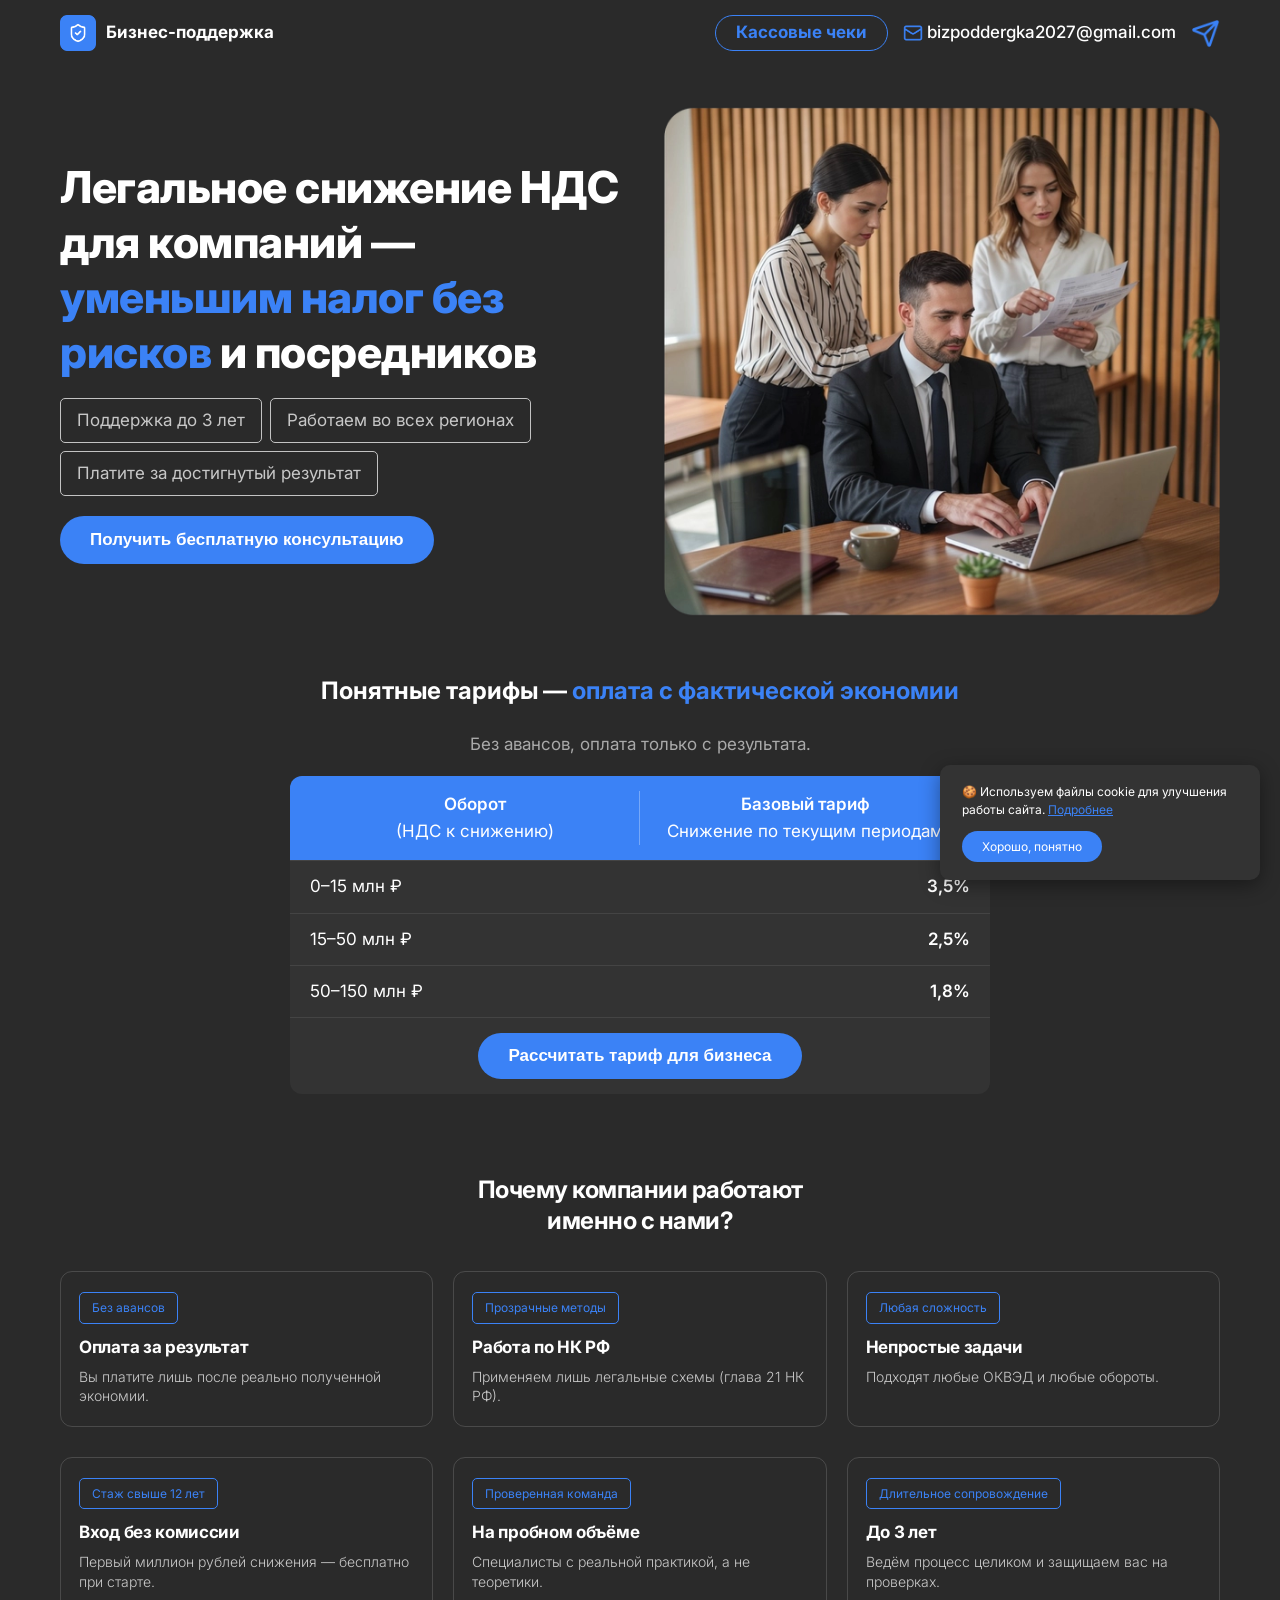
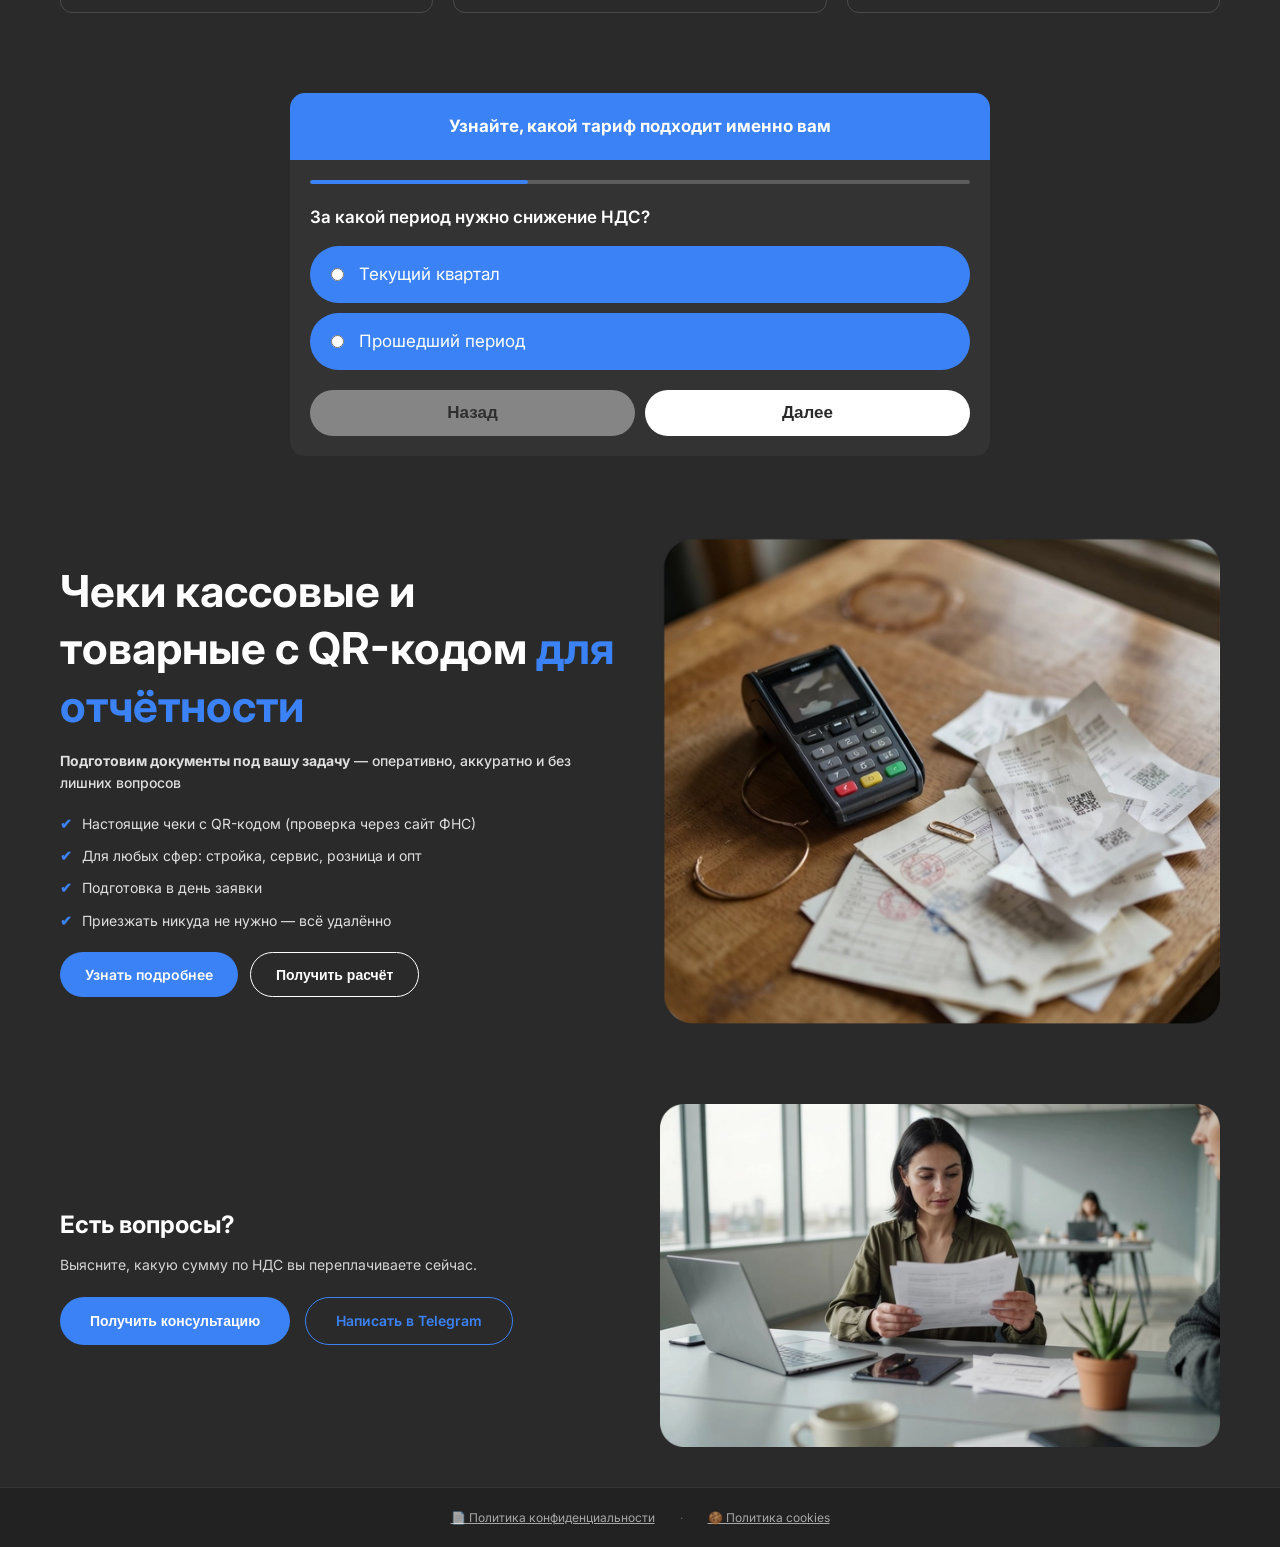
<file: index.html>
<!DOCTYPE html>
<html lang="ru">
<head>
    <meta charset="UTF-8">
    <meta name="viewport" content="width=device-width, initial-scale=1.0, viewport-fit=cover">
    <title>Законная оптимизация НДС для бизнеса — снизим налог без риска и посредников</title>
    <meta name="description" content="Получите бесплатный гайд «НДС 2026: что ФНС проверяет в первую очередь». Гарантия до 3 лет. Работаем по всей России. Оплата по факту результата">
    <link rel="icon" type="image/png" sizes="32x32" href="images/logo_ikonka.png">
    <link rel="preconnect" href="https://fonts.googleapis.com">
    <link rel="preconnect" href="https://fonts.gstatic.com" crossorigin="anonymous">
    <link href="https://fonts.googleapis.com/css2?family=Inter:wght@300;400;500;600;700;800&display=swap" rel="stylesheet">
    <style>
        :root {
            --fs-xs: 12px;
            --fs-sm: 14px;
            --fs-md: 17px;
            --fs-lg: 24px;
            --fs-xl: 44px;
        }

        @media (max-width: 959px) {
            :root { --fs-xl: 40px; }
        }

        @media (max-width: 639px) {
            :root {
                --fs-xs: 11px;
                --fs-sm: 13px;
                --fs-md: 15px;
                --fs-lg: 20px;
                --fs-xl: 36px;
            }
        }

        @media (max-width: 479px) {
            :root { --fs-xl: 34px; }
        }

        * { margin: 0; padding: 0; box-sizing: border-box; }

        /* ГЛОБАЛЬНО: overflow-x на html+body, отключение авто-текст-сайза в iOS */
        html, body {
            overflow-x: hidden;
            width: 100%;
            -webkit-text-size-adjust: 100%;
            text-size-adjust: 100%;
        }

        body {
            font-family: 'Inter', Arial, sans-serif;
            background: #2a2a2a;
            color: #ffffff;
            line-height: 1.6;
        }

        .container {
            max-width: 1200px;
            margin: 0 auto;
            padding: 0 20px;
        }

        /* ============ HEADER ============ */
        .header {
            padding: 15px 0;
            background: #2a2a2a;
            position: relative;
            z-index: 100;
        }

        .header-inner {
            display: flex;
            align-items: center;
            justify-content: space-between;
            flex-wrap: wrap;
            gap: 15px;
        }

        .header-logo {
            display: flex;
            align-items: center;
            gap: 10px;
            font-size: var(--fs-md);
            font-weight: 700;
            color: #ffffff;
            text-decoration: none;
            min-width: 0;
            flex-shrink: 0;
        }

        .header-logo img { width: 36px; height: 36px; flex-shrink: 0; }
        .header-logo span { white-space: nowrap; }

        .header-right {
            display: flex;
            align-items: center;
            gap: 15px;
            min-width: 0;
        }

        .header-cheques {
            display: inline-flex;
            align-items: center;
            justify-content: center;
            padding: 0 20px;
            height: 36px;
            border: 1px solid #3b82f6;
            border-radius: 50px;
            background: transparent;
            color: #3b82f6;
            font-size: var(--fs-md);
            font-weight: 700;
            text-decoration: none;
            transition: all 0.3s ease;
            white-space: nowrap;
            flex-shrink: 0;
        }

        .header-cheques:hover { background: #3b82f6; color: #fff; }

        .header-email {
            display: flex;
            align-items: center;
            gap: 4px;
            color: #ffffff;
            font-size: var(--fs-md);
            font-weight: 500;
            text-decoration: none;
            transition: opacity 0.3s ease;
            min-width: 0;
        }

        .header-email span {
            overflow-wrap: anywhere;
            word-break: break-word;
            min-width: 0;
        }

        .header-email:hover { opacity: 0.7; }
        .header-email img { width: 20px; height: 20px; flex-shrink: 0; }

        .header-telegram {
            display: inline-flex;
            align-items: center;
            justify-content: center;
            width: 29px;
            height: 29px;
            transition: transform 0.3s ease;
            flex-shrink: 0;
        }

        .header-telegram:hover { transform: scale(1.1); }
        .header-telegram img { width: 100%; height: 100%; }

        /* ============ HERO ============ */
        .hero {
            min-height: auto;
            display: flex;
            align-items: center;
            padding: 40px 0 25px;
            position: relative;
        }

        .hero-inner {
            display: grid;
            grid-template-columns: 1fr 1fr;
            gap: 30px;
            align-items: center;
            width: 100%;
        }

        .hero-content { max-width: 100%; min-width: 0; }

        .hero-title {
            font-size: var(--fs-xl);
            font-weight: 800;
            line-height: 1.25;
            letter-spacing: -0.5px;
            margin-bottom: 18px;
        }

        .hero-title span { color: #3b82f6; }

        .hero-badges {
            display: flex;
            flex-wrap: wrap;
            gap: 8px;
            margin-bottom: 20px;
        }

        .hero-badge {
            display: inline-flex;
            align-items: center;
            justify-content: center;
            padding: 8px 16px;
            border: 1px solid #c3c3c3;
            border-radius: 5px;
            font-size: var(--fs-md);
            color: rgba(255, 255, 255, 0.74);
            text-align: center;
        }

        /* Кнопки: авто-высота и перенос текста */
        .hero-cta {
            display: inline-flex;
            align-items: center;
            justify-content: center;
            padding: 12px 30px;
            min-height: 48px;
            height: auto;
            background: #3b82f6;
            border: none;
            border-radius: 50px;
            color: #ffffff;
            font-size: var(--fs-md);
            font-weight: 600;
            text-decoration: none;
            cursor: pointer;
            transition: all 0.3s ease;
            line-height: 1.3;
            text-align: center;
            white-space: normal;
        }

        .hero-cta:hover { background: #2563eb; transform: translateY(-2px); }

        .hero-image {
            display: flex;
            justify-content: center;
            align-items: center;
            width: 100%;
            max-width: 100%;
            min-width: 0;
            overflow: hidden;
        }
        .hero-image img {
            max-width: 100%;
            width: 100%;
            height: auto;
            border-radius: 12px;
            display: block;
        }

        /* ============ PRICING ============ */
        .pricing { padding: 30px 0 40px; background: #2a2a2a; }

        .pricing-subtitle {
            text-align: center;
            font-size: var(--fs-lg);
            font-weight: 700;
            margin-bottom: 20px;
        }

        .pricing-subtitle span { color: #3b82f6; }

        .pricing-table {
            max-width: 700px;
            margin: 0 auto;
            background: #333;
            border-radius: 12px;
            overflow: hidden;
        }

        .pricing-header {
            display: grid;
            grid-template-columns: 1fr 1fr;
            background: #3b82f6;
            padding: 15px 20px;
            font-size: var(--fs-md);
            font-weight: 600;
            text-align: center;
        }

        .pricing-header > div:first-child {
            border-right: 1px solid rgba(255,255,255,0.3);
        }

        .pricing-row {
            display: grid;
            grid-template-columns: 1fr 1fr;
            padding: 12px 20px;
            border-top: 1px solid #444;
            font-size: var(--fs-md);
        }

        .pricing-row-value { text-align: right; font-weight: 600; }

        .pricing-footer {
            padding: 15px 20px;
            border-top: 1px solid #444;
            text-align: center;
        }

        .pricing-btn {
            display: inline-flex;
            align-items: center;
            justify-content: center;
            padding: 12px 30px;
            min-height: 45px;
            height: auto;
            background: #3b82f6;
            border: none;
            border-radius: 30px;
            color: #ffffff;
            font-size: var(--fs-md);
            font-weight: 600;
            text-decoration: none;
            cursor: pointer;
            transition: background 0.3s ease;
            line-height: 1.3;
            white-space: normal;
            text-align: center;
        }

        .pricing-btn:hover { background: #2563eb; }

        /* ============ WHY US ============ */
        .why-us { padding: 40px 0; }

        .why-us-title {
            font-size: var(--fs-lg);
            font-weight: 700;
            letter-spacing: -0.5px;
            margin-bottom: 35px;
            text-align: center;
            line-height: 1.3;
        }

        .why-us-grid {
            display: grid;
            grid-template-columns: repeat(3, 1fr);
            gap: 30px 20px;
        }

        .why-us-card {
            text-align: left;
            border: 1px solid rgba(255,255,255,0.15);
            border-radius: 12px;
            padding: 20px 18px;
            transition: border-color 0.3s ease;
        }

        .why-us-card:hover { border-color: #3b82f6; }

        .why-us-badge {
            display: inline-flex;
            align-items: center;
            justify-content: center;
            padding: 5px 12px;
            border: 1px solid #3b82f6;
            border-radius: 5px;
            font-size: var(--fs-xs);
            color: #3b82f6;
            margin-bottom: 10px;
        }

        .why-us-card-title {
            font-size: var(--fs-md);
            font-weight: 700;
            letter-spacing: -0.3px;
            margin-bottom: 6px;
        }

        .why-us-card-text {
            font-size: var(--fs-sm);
            font-weight: 300;
            line-height: 1.4;
            color: rgba(255,255,255,0.75);
        }

        /* ============ CHEQUES ============ */
        .cheques { padding: 40px 0; }

        .cheques-inner {
            display: grid;
            grid-template-columns: 1fr 1fr;
            gap: 40px;
            align-items: center;
        }

        .cheques-content { min-width: 0; }

        .cheques-content h2 {
            font-size: var(--fs-xl);
            font-weight: 700;
            line-height: 1.3;
            margin-bottom: 15px;
        }

        .cheques-content h2 span { color: #3b82f6; }

        .cheques-subtitle {
            font-size: var(--fs-sm);
            font-weight: 500;
            margin-bottom: 18px;
            color: rgba(255,255,255,0.85);
        }

        .cheques-list {
            list-style: none;
            display: flex;
            flex-direction: column;
            gap: 10px;
            margin-bottom: 20px;
        }

        .cheques-list li {
            display: flex;
            align-items: flex-start;
            gap: 10px;
            font-size: var(--fs-sm);
            color: rgba(255,255,255,0.85);
        }

        .cheques-list li::before {
            content: '✔';
            color: #3b82f6;
            font-weight: 700;
            flex-shrink: 0;
        }

        .cheques-btns {
            display: flex;
            gap: 12px;
            flex-wrap: wrap;
        }

        .cheques-btn-primary {
            display: inline-flex;
            align-items: center;
            justify-content: center;
            padding: 12px 25px;
            min-height: 45px;
            height: auto;
            background: #3b82f6;
            border: none;
            border-radius: 50px;
            color: #ffffff;
            font-size: var(--fs-sm);
            font-weight: 600;
            text-decoration: none;
            cursor: pointer;
            transition: background 0.3s ease;
            line-height: 1.3;
            white-space: normal;
            text-align: center;
        }

        .cheques-btn-primary:hover { background: #2563eb; }

        .cheques-btn-secondary {
            display: inline-flex;
            align-items: center;
            justify-content: center;
            padding: 12px 25px;
            min-height: 45px;
            height: auto;
            background: transparent;
            border: 1px solid #fff;
            border-radius: 50px;
            color: #ffffff;
            font-size: var(--fs-sm);
            font-weight: 600;
            text-decoration: none;
            cursor: pointer;
            transition: all 0.3s ease;
            line-height: 1.3;
            white-space: normal;
            text-align: center;
        }

        .cheques-btn-secondary:hover { background: rgba(255,255,255,0.1); }

        .cheques-image {
            width: 100%;
            max-width: 100%;
            min-width: 0;
            overflow: hidden;
            display: flex;
            justify-content: center;
        }
        .cheques-image img {
            max-width: 100%;
            width: 100%;
            height: auto;
            border-radius: 12px;
            display: block;
        }

        /* ============ QUIZ ============ */
        .quiz { padding: 40px 0; }

        .quiz-container {
            max-width: 700px;
            margin: 0 auto;
            border-radius: 15px;
            overflow: hidden;
        }

        .quiz-header {
            padding: 20px 25px;
            background: #3b82f6;
            text-align: center;
        }

        .quiz-header-title { font-size: var(--fs-md); font-weight: 700; color: #fff; }

        .quiz-content { padding: 20px; background: #333; }

        .quiz-progress {
            height: 4px;
            background: rgba(255, 255, 255, 0.2);
            border-radius: 2px;
            margin-bottom: 20px;
            overflow: hidden;
        }

        .quiz-progress-bar {
            height: 100%;
            background: #3b82f6;
            border-radius: 2px;
            width: 33%;
            transition: width 0.3s ease;
        }

        .quiz-step { display: none; }
        .quiz-step.active { display: block; }

        .quiz-question { font-size: var(--fs-md); font-weight: 600; margin-bottom: 15px; }

        .quiz-options { display: flex; flex-direction: column; gap: 10px; }

        .quiz-option {
            display: flex;
            align-items: center;
            padding: 14px 20px;
            background: #3b82f6;
            border: 1px solid transparent;
            border-radius: 50px;
            cursor: pointer;
            transition: all 0.3s ease;
        }

        .quiz-option:hover { background: #2563eb; }

        .quiz-option input[type="radio"] { margin-right: 15px; accent-color: #fff; flex-shrink: 0; }

        /* ИСПРАВЛЕНО: раньше был .quiz-option label — такого элемента нет */
        .quiz-option span {
            cursor: pointer;
            flex: 1;
            font-size: var(--fs-md);
            min-width: 0;
        }

        .quiz-nav { display: flex; justify-content: space-between; margin-top: 20px; gap: 10px; }

        .quiz-btn {
            flex: 1;
            display: inline-flex;
            align-items: center;
            justify-content: center;
            padding: 12px 20px;
            min-height: 45px;
            height: auto;
            background: #fff;
            border: none;
            border-radius: 50px;
            color: #2a2a2a;
            font-size: var(--fs-md);
            font-weight: 600;
            cursor: pointer;
            transition: background 0.3s ease;
            line-height: 1.3;
            white-space: normal;
            text-align: center;
        }

        .quiz-btn:hover { background: #f0f0f0; }
        .quiz-btn:disabled { opacity: 0.4; cursor: not-allowed; }

        .quiz-contact-methods { display: flex; gap: 10px; margin-bottom: 12px; }

        .quiz-contact-method {
            flex: 1;
            display: flex;
            align-items: center;
            gap: 8px;
            padding: 12px 18px;
            border: 1px solid #555;
            border-radius: 50px;
            cursor: pointer;
            transition: all 0.3s ease;
            background: #2a2a2a;
            min-width: 0;
        }

        .quiz-contact-method:hover { background: #444; }
        .quiz-contact-method input[type="radio"] { margin-right: 6px; flex-shrink: 0; }
        .quiz-contact-method img { width: 18px; height: 18px; object-fit: contain; flex-shrink: 0; }
        .quiz-contact-method span { min-width: 0; }

        .quiz-input {
            width: 100%;
            padding: 14px 20px;
            background: #2a2a2a;
            border: 1px solid #555;
            border-radius: 50px;
            color: #ffffff;
            font-size: 16px; /* ВАЖНО: 16px — чтобы iOS не зумил при фокусе */
            margin-bottom: 10px;
            font-family: inherit;
        }

        .quiz-input:focus { outline: none; border-color: #3b82f6; }
        .quiz-input::placeholder { color: rgba(255, 255, 255, 0.4); }

        .quiz-submit {
            width: 100%;
            padding: 15px;
            min-height: 48px;
            height: auto;
            background: #3b82f6;
            border: none;
            border-radius: 50px;
            color: #fff;
            font-size: var(--fs-sm);
            font-weight: 600;
            cursor: pointer;
            transition: background 0.3s ease;
            font-family: inherit;
            line-height: 1.3;
            white-space: normal;
        }

        .quiz-submit:hover { background: #2563eb; }
        .quiz-submit:disabled {
            background: #555;
            color: #999;
            cursor: not-allowed;
            opacity: 0.6;
        }

        /* ============ CTA BOTTOM ============ */
        .cta-bottom { padding: 40px 0; }

        .cta-bottom-inner {
            display: grid;
            grid-template-columns: 1fr 1fr;
            gap: 40px;
            align-items: center;
        }

        .cta-bottom-content { min-width: 0; }

        .cta-bottom-content h2 {
            font-size: var(--fs-lg);
            font-weight: 700;
            margin-bottom: 10px;
        }

        .cta-bottom-subtitle {
            font-size: var(--fs-sm);
            color: rgba(255,255,255,0.8);
            margin-bottom: 20px;
        }

        .cta-bottom-btns {
            display: flex;
            gap: 15px;
            flex-wrap: wrap;
        }

        .cta-bottom-image {
            width: 100%;
            max-width: 100%;
            min-width: 0;
            overflow: hidden;
            display: flex;
            justify-content: center;
        }
        .cta-bottom-image img {
            max-width: 100%;
            width: 100%;
            height: auto;
            border-radius: 12px;
            display: block;
        }

        .cta-btn-blue {
            display: inline-flex;
            align-items: center;
            justify-content: center;
            padding: 12px 30px;
            min-height: 48px;
            height: auto;
            background: #3b82f6;
            border: none;
            border-radius: 50px;
            color: #fff;
            font-size: var(--fs-sm);
            font-weight: 600;
            text-decoration: none;
            cursor: pointer;
            transition: all 0.3s ease;
            line-height: 1.3;
            white-space: normal;
            text-align: center;
        }

        .cta-btn-blue:hover { background: #2563eb; transform: translateY(-2px); }

        .cta-btn-outline {
            display: inline-flex;
            align-items: center;
            justify-content: center;
            padding: 12px 30px;
            min-height: 48px;
            height: auto;
            background: transparent;
            border: 1px solid #3b82f6;
            border-radius: 50px;
            color: #3b82f6;
            font-size: var(--fs-sm);
            font-weight: 600;
            text-decoration: none;
            cursor: pointer;
            transition: all 0.3s ease;
            line-height: 1.3;
            white-space: normal;
            text-align: center;
        }

        .cta-btn-outline:hover { background: #3b82f6; color: #fff; }

        /* ============ FOOTER ============ */
        .footer {
            padding: 20px 0;
            background: #222;
            border-top: 1px solid #333;
        }

        .footer-inner {
            display: flex;
            justify-content: center;
            gap: 25px;
            font-size: var(--fs-xs);
            flex-wrap: wrap;
        }

        .footer a {
            color: rgba(255,255,255,0.6);
            text-decoration: underline;
            transition: color 0.3s ease;
        }

        .footer a:hover { color: #3b82f6; }

        /* ============ SCROLL TO TOP ============ */
        .scroll-top {
            position: fixed;
            bottom: 30px;
            right: 30px;
            width: 50px;
            height: 50px;
            background: #3b82f6;
            color: #ffffff;
            border: none;
            border-radius: 50%;
            font-size: var(--fs-lg);
            cursor: pointer;
            display: flex;
            align-items: center;
            justify-content: center;
            box-shadow: 0 4px 15px rgba(59, 130, 246, 0.4);
            opacity: 0;
            visibility: hidden;
            transform: translateY(20px);
            transition: all 0.3s ease;
            z-index: 999;
        }

        .scroll-top.visible {
            opacity: 1;
            visibility: visible;
            transform: translateY(0);
        }

        .scroll-top:hover {
            background: #2563eb;
            transform: translateY(-3px);
            box-shadow: 0 6px 20px rgba(59, 130, 246, 0.6);
        }

        .scroll-top svg {
            width: 22px;
            height: 22px;
            fill: #ffffff;
        }

        /* ============ POPUP ============ */
        .popup {
            display: none;
            position: fixed;
            top: 0;
            left: 0;
            width: 100%;
            height: 100%;
            background: rgba(0,0,0,0.8);
            z-index: 1000;
            align-items: center;
            justify-content: center;
            padding: 15px; /* отступы по краям — чтобы контейнер не касался краёв */
        }

        .popup.active { display: flex; }

        .popup-container {
            background: #ffffff;
            border-radius: 15px;
            max-width: 500px;
            width: 100%;
            padding: 30px;
            position: relative;
            max-height: 90vh; /* ИСПРАВЛЕНО: прокрутка при нехватке места/клавиатуре */
            overflow-y: auto;
            margin: auto;
        }

        .popup-close {
            position: absolute;
            top: 15px;
            right: 15px;
            width: 25px;
            height: 25px;
            background: none;
            border: none;
            cursor: pointer;
            font-size: var(--fs-lg);
            color: #333;
            line-height: 1;
            z-index: 1;
        }

        .popup-title {
            font-size: var(--fs-lg);
            font-weight: 700;
            color: #2a2a2a;
            text-align: center;
            margin-bottom: 20px;
            padding-right: 20px;
        }

        .popup-form { display: flex; flex-direction: column; gap: 12px; }

        /* ИСПРАВЛЕНО: раньше были inline-стили, из-за которых блок не переносился */
        .popup-contact-methods {
            display: flex;
            gap: 10px;
            margin-bottom: 5px;
            flex-wrap: wrap;
        }

        .popup-contact-methods .quiz-contact-method {
            flex: 1 1 calc(50% - 5px);
            min-width: 0;
            background: #f6f6f6;
            border-color: #eee;
            color: #000;
        }

        .popup-contact-methods .quiz-contact-method:hover { background: #ededed; }

        .popup-contact-methods .quiz-contact-method span {
            overflow: hidden;
            text-overflow: ellipsis;
            white-space: nowrap;
        }

        .popup-input {
            padding: 14px 20px;
            border: 1px solid #eee;
            border-radius: 7px;
            background: #f6f6f6;
            color: #000;
            font-size: 16px; /* ВАЖНО: iOS не зумит */
            font-family: inherit;
            width: 100%;
        }

        .popup-input::placeholder { color: rgba(0, 0, 0, 0.5); }

        .popup-checkbox {
            display: flex;
            align-items: flex-start;
            gap: 10px;
            font-size: var(--fs-xs);
            color: #666;
        }

        .popup-checkbox input { margin-top: 2px; flex-shrink: 0; }

        .popup-submit {
            padding: 15px;
            min-height: 48px;
            height: auto;
            background: #3b82f6;
            border: none;
            border-radius: 50px;
            color: #fff;
            font-size: var(--fs-sm);
            font-weight: 600;
            cursor: pointer;
            transition: background 0.3s ease;
            font-family: inherit;
            margin-top: 10px;
            line-height: 1.3;
            white-space: normal;
        }

        .popup-submit:hover { background: #2563eb; }
        .popup-submit:disabled {
            background: #999;
            color: #ccc;
            cursor: not-allowed;
            opacity: 0.7;
        }

        /* Статус отправки формы (без рамок — только фон и цвет) */
        .form-status {
            display: none;
            margin-top: 10px;
            padding: 10px 14px;
            border-radius: 8px;
            font-size: var(--fs-sm);
            line-height: 1.45;
        }
        .form-status.ok, .form-status.err { display: block; }
        .quiz .form-status.ok { background: rgba(34, 197, 94, 0.15); color: #4ade80; }
        .quiz .form-status.err { background: rgba(239, 68, 68, 0.15); color: #f87171; }
        .popup .form-status.ok { background: #e8f8ee; color: #147a43; }
        .popup .form-status.err { background: #fdecec; color: #b3261e; }
        .form-honey { display: none; }

        /* ============ COOKIE BANNER ============ */
        .cookie-banner {
            position: fixed;
            bottom: 20px;
            right: 20px;
            background: #333;
            border-radius: 10px;
            padding: 18px 22px;
            max-width: 320px;
            width: calc(100% - 40px);
            box-shadow: 0 5px 20px rgba(0,0,0,0.4);
            z-index: 500;
            font-size: var(--fs-xs);
            line-height: 1.5;
        }

        .cookie-banner.hidden { display: none; }

        .cookie-banner a { color: #3b82f6; }

        .cookie-banner-btn {
            margin-top: 12px;
            padding: 8px 20px;
            background: #3b82f6;
            border: none;
            border-radius: 20px;
            color: #fff;
            font-size: var(--fs-xs);
            cursor: pointer;
            font-family: inherit;
        }

        /* ============ MOBILE FLOATING PANEL ============ */
        .mobile-panel {
            display: none;
            position: fixed;
            bottom: 0;
            left: 0;
            right: 0;
            background: #2a2a2a;
            border-top: 1px solid #3b82f6;
            padding: 12px 15px;
            padding-bottom: calc(12px + env(safe-area-inset-bottom));
            z-index: 998;
            gap: 10px;
            box-shadow: 0 -4px 20px rgba(0,0,0,0.3);
        }

        .mobile-panel-btn {
            flex: 1;
            display: flex;
            align-items: center;
            justify-content: center;
            min-height: 48px;
            padding: 10px;
            border-radius: 50px;
            font-size: var(--fs-sm);
            font-weight: 600;
            text-decoration: none;
            cursor: pointer;
            transition: all 0.3s ease;
            border: none;
            font-family: inherit;
            line-height: 1.2;
        }

        .mobile-panel-btn-primary {
            background: #3b82f6;
            color: #fff;
        }

        .mobile-panel-btn-primary:hover { background: #2563eb; }

        .mobile-panel-btn-secondary {
            background: transparent;
            border: 1px solid #3b82f6;
            color: #3b82f6;
        }

        .mobile-panel-btn-secondary:hover { background: #3b82f6; color: #fff; }

        /* ============ RESPONSIVE ============ */
        @media (max-width: 959px) {
            .hero-inner, .cheques-inner, .cta-bottom-inner { grid-template-columns: 1fr; gap: 20px; }
            .hero-content, .cheques-content, .cta-bottom-content { max-width: 100%; text-align: center; min-width: 0; }
            .hero-badges { justify-content: center; }
            .hero-image { order: -1; margin-bottom: 20px; width: 100%; min-width: 0; }
            .hero-image img { max-width: 100%; width: 100%; }
            .why-us-grid { grid-template-columns: repeat(2, 1fr); gap: 25px; }
            .cheques-image { order: -1; text-align: center; width: 100%; min-width: 0; }
            .cheques-image img { max-width: 100%; width: 100%; }
            .cta-bottom-inner { grid-template-columns: 1fr; text-align: center; }
            .cta-bottom-btns { justify-content: center; }
            .cta-bottom-image { order: -1; text-align: center; margin-bottom: 20px; width: 100%; min-width: 0; }
            .cta-bottom-image img { max-width: 100%; width: 100%; }
            .hero { min-height: auto; padding: 25px 0 15px; }
            .why-us, .cheques, .quiz, .cta-bottom { padding: 30px 0; }
            .pricing { padding: 25px 0 30px; }

            /* ИСПРАВЛЕНО: отступ body под мобильную панель с учётом safe-area */
            body { padding-bottom: calc(90px + env(safe-area-inset-bottom)); }

            .mobile-panel { display: flex; }
            .scroll-top { bottom: 100px; }
            .cookie-banner {
                right: 15px; left: 15px;
                bottom: calc(90px + env(safe-area-inset-bottom));
                max-width: calc(100% - 30px);
                width: auto;
            }

            /* iOS: 16px чтобы не зумило */
            .quiz-input, .popup-input { font-size: 16px; }
        }

        @media (max-width: 639px) {
            .hero-cta { width: 100%; }
            .hero-image img { max-width: 100%; }
            .cheques-image img, .cta-bottom-image img { max-width: 100%; }
            .why-us-grid { grid-template-columns: 1fr; gap: 20px; }

            .header-inner { flex-direction: column; align-items: stretch; gap: 10px; }
            .header-right { width: 100%; flex-wrap: wrap; gap: 10px; justify-content: flex-start; }
            .header-email span { overflow-wrap: anywhere; }

            .pricing-header, .pricing-row { grid-template-columns: 1fr; gap: 5px; }
            .pricing-header > div:first-child { border-right: none; }
            .pricing-row-value { text-align: left; }

            .cheques-btns { flex-direction: column; }
            .cheques-btns a, .cheques-btns button { width: 100%; text-align: center; }

            .quiz-contact-methods { flex-direction: column; }

            .cta-btn-blue, .cta-btn-outline { width: 100%; }
            .pricing-btn { width: 100%; }

            .hero { padding: 20px 0 15px; }
            .why-us, .cheques, .quiz, .cta-bottom { padding: 25px 0; }
            .pricing { padding: 20px 0 25px; }
            .why-us-title { margin-bottom: 25px; }
            .why-us-card { padding: 18px 15px; }
            .popup-container { padding: 20px; }
            .popup-title { margin-bottom: 15px; }
            .cookie-banner {
                right: 10px; left: 10px;
                bottom: calc(85px + env(safe-area-inset-bottom));
                max-width: none;
                width: auto;
            }
        }

        @media (max-width: 479px) {
            .hero-badges { flex-wrap: wrap; justify-content: center; }
            .hero-badge { padding: 6px 12px; font-size: 11px; }
            .hero-image img { max-width: 100%; }
            .cheques-image img, .cta-bottom-image img { max-width: 100%; }
            .container { padding: 0 15px; }

            .hero-cta { padding: 12px 20px; } /* меньше боковые отступы — текст помещается */

            .cookie-banner {
                left: 10px; right: 10px;
                bottom: calc(80px + env(safe-area-inset-bottom));
                max-width: none; width: auto;
                padding: 15px 18px;
            }

            .scroll-top {
                bottom: calc(85px + env(safe-area-inset-bottom));
                right: 15px; width: 44px; height: 44px;
            }
            .scroll-top svg { width: 18px; height: 18px; }

            .header-logo { font-size: 15px; }
            .header-logo img { width: 32px; height: 32px; }
            .header-email { font-size: 13px; }
            .header-email img { width: 18px; height: 18px; }
            .header-telegram { width: 26px; height: 26px; }
            .header-cheques { height: 32px; font-size: 13px; padding: 0 15px; }
            .mobile-panel-btn { min-height: 44px; font-size: 13px; }

            /* Попап: кнопки выбора способа связи в столбик */
            .popup-contact-methods { flex-direction: column; }
            .popup-contact-methods .quiz-contact-method { flex: 1 1 100%; }
        }
    </style>
</head>
<body>
    <!-- ============ HEADER ============ -->
    <header class="header">
        <div class="container">
            <div class="header-inner">
                <a href="index.html" class="header-logo">
                    <img src="images/logo_ikonka.png" alt="Бизнес-поддержка">
                    <span>Бизнес-поддержка</span>
                </a>
                <div class="header-right">
                    <a href="#cheques" class="header-cheques">Кассовые чеки</a>
                    <a href="mailto:bizpoddergka2027@gmail.com" class="header-email">
                        <img src="images/pochta.png" alt="Email">
                        <span>bizpoddergka2027@gmail.com</span>
                    </a>
                    <a href="https://t.me/bizpoddergka_bot" target="_blank" rel="noopener noreferrer" class="header-telegram">
                        <img src="images/telegram.png" alt="Telegram">
                    </a>
                </div>
            </div>
        </div>
    </header>

    <main>
    <!-- ============ HERO ============ -->
    <section class="hero">
        <div class="container">
            <div class="hero-inner">
                <div class="hero-content">
                    <h1 class="hero-title">
                        Легальное снижение НДС для компаний — <span>уменьшим налог без рисков</span> и посредников
                    </h1>
                    <div class="hero-badges">
                        <div class="hero-badge">Поддержка до 3 лет</div>
                        <div class="hero-badge">Работаем во всех регионах</div>
                        <div class="hero-badge">Платите за достигнутый результат</div>
                    </div>
                    <button type="button" class="hero-cta" onclick="openPopup()">Получить бесплатную консультацию</button>
                </div>
                <div class="hero-image">
                    <img src="images/bizpoddergka_1_glavn.webp" alt="Бизнес-поддержка">
                </div>
            </div>
        </div>
    </section>

    <!-- ============ PRICING ============ -->
    <section class="pricing">
        <div class="container">
            <h2 class="pricing-subtitle">Понятные тарифы — <span>оплата с фактической экономии</span></h2>
            <p style="text-align:center;font-size:var(--fs-md);color:rgba(255,255,255,0.6);margin-bottom:18px;">Без авансов, оплата только с результата.</p>
            <div class="pricing-table">
                <div class="pricing-header">
                    <div>Оборот<br><small style="font-weight:400;font-size:var(--fs-md);">(НДС к снижению)</small></div>
                    <div>Базовый тариф<br><small style="font-weight:400;font-size:var(--fs-md);">Снижение по текущим периодам</small></div>
                </div>
                <div class="pricing-row">
                    <div class="pricing-row-title">0–15 млн ₽</div>
                    <div class="pricing-row-value">3,5%</div>
                </div>
                <div class="pricing-row">
                    <div class="pricing-row-title">15–50 млн ₽</div>
                    <div class="pricing-row-value">2,5%</div>
                </div>
                <div class="pricing-row">
                    <div class="pricing-row-title">50–150 млн ₽</div>
                    <div class="pricing-row-value">1,8%</div>
                </div>
                <div class="pricing-footer">
                    <button type="button" class="pricing-btn" onclick="openPopup()">Рассчитать тариф для бизнеса</button>
                </div>
            </div>
        </div>
    </section>

    <!-- ============ WHY US ============ -->
    <section class="why-us">
        <div class="container">
            <h2 class="why-us-title">Почему компании работают<br>именно с нами?</h2>
            <div class="why-us-grid">
                <div class="why-us-card">
                    <div class="why-us-badge">Без авансов</div>
                    <h3 class="why-us-card-title">Оплата за результат</h3>
                    <p class="why-us-card-text">Вы платите лишь после реально полученной экономии.</p>
                </div>
                <div class="why-us-card">
                    <div class="why-us-badge">Прозрачные методы</div>
                    <h3 class="why-us-card-title">Работа по НК РФ</h3>
                    <p class="why-us-card-text">Применяем лишь легальные схемы (глава 21 НК РФ).</p>
                </div>
                <div class="why-us-card">
                    <div class="why-us-badge">Любая сложность</div>
                    <h3 class="why-us-card-title">Непростые задачи</h3>
                    <p class="why-us-card-text">Подходят любые ОКВЭД и любые обороты.</p>
                </div>
                <div class="why-us-card">
                    <div class="why-us-badge">Стаж свыше 12 лет</div>
                    <h3 class="why-us-card-title">Вход без комиссии</h3>
                    <p class="why-us-card-text">Первый миллион рублей снижения — бесплатно при старте.</p>
                </div>
                <div class="why-us-card">
                    <div class="why-us-badge">Проверенная команда</div>
                    <h3 class="why-us-card-title">На пробном объёме</h3>
                    <p class="why-us-card-text">Специалисты с реальной практикой, а не теоретики.</p>
                </div>
                <div class="why-us-card">
                    <div class="why-us-badge">Длительное сопровождение</div>
                    <h3 class="why-us-card-title">До 3 лет</h3>
                    <p class="why-us-card-text">Ведём процесс целиком и защищаем вас на проверках.</p>
                </div>
            </div>
        </div>
    </section>

    <!-- ============ QUIZ ============ -->
    <section class="quiz">
        <div class="container">
            <div class="quiz-container">
                <div class="quiz-header">
                    <h2 class="quiz-header-title">Узнайте, какой тариф подходит именно вам</h2>
                </div>
                <div class="quiz-content">
                    <div class="quiz-progress">
                        <div class="quiz-progress-bar" id="quizProgress"></div>
                    </div>

                    <!-- Шаг 1 -->
                    <div class="quiz-step active" id="step1">
                        <h3 class="quiz-question">За какой период нужно снижение НДС?</h3>
                        <div class="quiz-options">
                            <label class="quiz-option"><input type="radio" name="period" value="Текущий квартал"><span>Текущий квартал</span></label>
                            <label class="quiz-option"><input type="radio" name="period" value="Прошедший период"><span>Прошедший период</span></label>
                        </div>
                        <div class="quiz-nav">
                            <button type="button" class="quiz-btn" disabled>Назад</button>
                            <button type="button" class="quiz-btn" onclick="nextStep(1)">Далее</button>
                        </div>
                    </div>

                    <!-- Шаг 2 -->
                    <div class="quiz-step" id="step2">
                        <h3 class="quiz-question">Размер НДС к снижению:</h3>
                        <div class="quiz-options">
                            <label class="quiz-option"><input type="radio" name="amount" value="До 5 млн ₽"><span>До 5 млн ₽</span></label>
                            <label class="quiz-option"><input type="radio" name="amount" value="5-30 млн ₽"><span>5-30 млн ₽</span></label>
                            <label class="quiz-option"><input type="radio" name="amount" value="30-70 млн ₽"><span>30-70 млн ₽</span></label>
                            <label class="quiz-option"><input type="radio" name="amount" value="70-150 млн ₽"><span>70-150 млн ₽</span></label>
                            <label class="quiz-option"><input type="radio" name="amount" value="Более 150 млн ₽"><span>Более 150 млн ₽</span></label>
                        </div>
                        <div class="quiz-nav">
                            <button type="button" class="quiz-btn" onclick="prevStep(2)">Назад</button>
                            <button type="button" class="quiz-btn" onclick="nextStep(2)">Далее</button>
                        </div>
                    </div>

                    <!-- Шаг 3 -->
                    <div class="quiz-step" id="step3">
                        <h3 class="quiz-question">Финальный шаг</h3>
                        <p style="margin-bottom:15px;font-size:var(--fs-sm);color:rgba(255,255,255,0.7);">Выберите способ связи:</p>
                        <div class="quiz-contact-methods">
                            <label class="quiz-contact-method"><input type="radio" name="contact-type" value="phone" checked><img src="images/phone.png" alt="Телефон"><span>Телефон</span></label>
                            <label class="quiz-contact-method"><input type="radio" name="contact-type" value="telegram"><img src="images/telegram.png" alt="Telegram"><span>Telegram</span></label>
                        </div>
                        <input type="text" name="_honey" class="form-honey" tabindex="-1" autocomplete="off" aria-hidden="true">
                        <input type="tel" class="quiz-input" placeholder="+7 (___) ___-__-__" aria-label="Телефон">
                        <input type="email" class="quiz-input" placeholder="Напишите ваш email" aria-label="Email">
                        <label style="display:flex;align-items:flex-start;gap:8px;margin-bottom:12px;font-size:var(--fs-xs);color:rgba(255,255,255,0.6);">
                            <input type="checkbox" id="quizConsent" style="margin-top:2px;">
                            <span>Я согласен с <a href="privacy.html" target="_blank" rel="noopener noreferrer" style="color:#3b82f6;text-decoration:underline;" onclick="event.stopPropagation();">политикой конфиденциальности</a></span>
                        </label>
                        <button type="button" class="quiz-submit" id="quizSubmitBtn" onclick="submitQuiz()" disabled>Узнать расчёт и получить гайд</button>
                        <p class="form-status" id="quizStatus" role="status" aria-live="polite"></p>
                        <div class="quiz-nav" style="margin-top:15px;">
                            <button type="button" class="quiz-btn" onclick="prevStep(3)">Назад</button>
                        </div>
                    </div>
                </div>
            </div>
        </div>
    </section>

    <!-- ============ CHEQUES ============ -->
    <section class="cheques" id="cheques">
        <div class="container">
            <div class="cheques-inner">
                <div class="cheques-content">
                    <h2>Чеки кассовые и товарные с QR-кодом <span>для отчётности</span></h2>
                    <p class="cheques-subtitle"><strong>Подготовим документы под вашу задачу</strong> — оперативно, аккуратно и без лишних вопросов</p>
                    <ul class="cheques-list">
                        <li>Настоящие чеки с QR-кодом (проверка через сайт ФНС)</li>
                        <li>Для любых сфер: стройка, сервис, розница и опт</li>
                        <li>Подготовка в день заявки</li>
                        <li>Приезжать никуда не нужно — всё удалённо</li>
                    </ul>
                    <div class="cheques-btns">
                        <a href="cheque.html" class="cheques-btn-primary">Узнать подробнее</a>
                        <button type="button" class="cheques-btn-secondary" onclick="openPopup()">Получить расчёт</button>
                    </div>
                </div>
                <div class="cheques-image">
                    <img src="images/bizpoddergka_2_cheki.webp" alt="Чеки">
                </div>
            </div>
        </div>
    </section>

    <!-- ============ CTA BOTTOM ============ -->
    <section class="cta-bottom">
        <div class="container">
            <div class="cta-bottom-inner">
                <div class="cta-bottom-content">
                    <h2>Есть вопросы?</h2>
                    <p class="cta-bottom-subtitle">Выясните, какую сумму по НДС вы переплачиваете сейчас.</p>
                    <div class="cta-bottom-btns">
                        <button type="button" class="cta-btn-blue" onclick="openPopup()">Получить консультацию</button>
                        <a href="https://t.me/bizpoddergka_bot" target="_blank" rel="noopener noreferrer" class="cta-btn-outline">Написать в Telegram</a>
                    </div>
                </div>
                <div class="cta-bottom-image">
                    <img src="images/bizpoddergka_3_est_v.webp" alt="Есть вопросы?">
                </div>
            </div>
        </div>
    </section>
    </main>

    <!-- ============ FOOTER ============ -->
    <footer class="footer">
        <div class="container">
            <div class="footer-inner">
                <a href="privacy.html" target="_blank" rel="noopener noreferrer">📄 Политика конфиденциальности</a>
                <span style="color:rgba(255,255,255,0.3);">·</span>
                <a href="cookie.html" target="_blank" rel="noopener noreferrer">🍪 Политика cookies</a>
            </div>
        </div>
    </footer>

    <!-- ============ POPUP ============ -->
    <div class="popup" id="popup" role="dialog" aria-modal="true" aria-labelledby="popupTitle">
        <div class="popup-container">
            <button type="button" class="popup-close" onclick="closePopup()" aria-label="Закрыть">✕</button>
            <h2 class="popup-title" id="popupTitle">Оставьте заявку и мы свяжемся с Вами</h2>
            <form class="popup-form" onsubmit="submitPopup(event)">
                <input type="text" name="_honey" class="form-honey" tabindex="-1" autocomplete="off" aria-hidden="true">
                <div class="popup-contact-methods">
                    <label class="quiz-contact-method">
                        <input type="radio" name="popup-contact" value="phone" checked>
                        <img src="images/phone.png" alt="Телефон">
                        <span>Телефон</span>
                    </label>
                    <label class="quiz-contact-method">
                        <input type="radio" name="popup-contact" value="telegram">
                        <img src="images/telegram.png" alt="Telegram">
                        <span>Telegram</span>
                    </label>
                </div>
                <input type="tel" class="popup-input" placeholder="+7 (___) ___-__-__" aria-label="Телефон">
                <input type="email" class="popup-input" placeholder="Напишите ваш email" aria-label="Email">
                <label class="popup-checkbox">
                    <input type="checkbox" id="popupConsent">
                    <span>Нажимая на кнопку вы соглашаетесь с <a href="privacy.html" target="_blank" rel="noopener noreferrer" style="color:#3b82f6;text-decoration:underline;" onclick="event.stopPropagation();">политикой конфиденциальности</a></span>
                </label>
                <button type="submit" class="popup-submit" id="popupSubmitBtn" disabled>Оставить заявку</button>
                <p class="form-status" id="popupStatus" role="status" aria-live="polite"></p>
            </form>
        </div>
    </div>

    <!-- ============ MOBILE FLOATING PANEL ============ -->
    <div class="mobile-panel">
        <a href="tel:+78001234567" class="mobile-panel-btn mobile-panel-btn-secondary">📞 Позвонить</a>
        <button type="button" class="mobile-panel-btn mobile-panel-btn-primary" onclick="openPopup()">Заявка</button>
    </div>

    <!-- ============ SCROLL TO TOP BUTTON ============ -->
    <button type="button" class="scroll-top" id="scrollTop" aria-label="Наверх" title="Наверх">
        <svg viewBox="0 0 24 24" aria-hidden="true">
            <path d="M12 4l-8 8h5v8h6v-8h5z"/>
        </svg>
    </button>

    <!-- ============ COOKIE BANNER ============ -->
    <div class="cookie-banner" id="cookieBanner" role="alert">
        🍪 Используем файлы cookie для улучшения работы сайта. <a href="cookie.html">Подробнее</a>
        <br>
        <button type="button" class="cookie-banner-btn" onclick="closeCookie()">Хорошо, понятно</button>
    </div>

    <script>
        // Отправка заявок на почту через FormSubmit (AJAX, без сервера)
        const LEAD_EMAIL = 'bizpoddergka2027@gmail.com';
        function leadDigits(v) { return (v || '').replace(/\D/g, ''); }
        function leadEmailOk(v) { return /^[^\s@]+@[^\s@]+\.[^\s@]{2,}$/.test((v || '').trim()); }
        function setLeadStatus(el, kind, text) {
            if (!el) return;
            el.className = 'form-status' + (kind ? ' ' + kind : '');
            el.textContent = text || '';
        }
        async function sendLead(payload) {
            const res = await fetch('https://formsubmit.co/ajax/' + LEAD_EMAIL, {
                method: 'POST',
                headers: { 'Content-Type': 'application/json', 'Accept': 'application/json' },
                body: JSON.stringify(payload)
            });
            if (!res.ok) throw new Error('HTTP ' + res.status);
            const data = await res.json().catch(function () { return {}; });
            if (String(data.success) !== 'true') throw new Error(data.message || 'Ошибка отправки');
            return data;
        }

        // Quiz
        let currentStep = 1;
        function nextStep(s) {
            document.getElementById('step' + s).classList.remove('active');
            document.getElementById('step' + (s + 1)).classList.add('active');
            currentStep = s + 1;
            document.getElementById('quizProgress').style.width = (currentStep / 3 * 100) + '%';
        }
        function prevStep(s) {
            document.getElementById('step' + s).classList.remove('active');
            document.getElementById('step' + (s - 1)).classList.add('active');
            currentStep = s - 1;
            document.getElementById('quizProgress').style.width = (currentStep / 3 * 100) + '%';
        }
        async function submitQuiz() {
            const status = document.getElementById('quizStatus');
            const btn = document.getElementById('quizSubmitBtn');
            const step = document.getElementById('step3');
            const consent = document.getElementById('quizConsent');
            const method = (step.querySelector('input[name="contact-type"]:checked') || {}).value || 'phone';
            const phone = step.querySelector('input[type="tel"]').value.trim();
            const email = step.querySelector('input[type="email"]').value.trim();
            const period = (document.querySelector('input[name="period"]:checked') || {}).value || 'не выбран';
            const amount = (document.querySelector('input[name="amount"]:checked') || {}).value || 'не выбран';
            const honey = (step.querySelector('input[name="_honey"]') || {}).value || '';
            if (leadDigits(phone).length !== 11 && !leadEmailOk(email)) {
                setLeadStatus(status, 'err', 'Укажите телефон полностью (11 цифр) или корректный email.');
                return;
            }
            const oldLabel = btn.textContent;
            btn.disabled = true;
            btn.textContent = 'Отправляем…';
            setLeadStatus(status, '', '');
            try {
                await sendLead({
                    _subject: 'Заявка из квиза — Бизнес-поддержка',
                    _template: 'table',
                    _captcha: 'false',
                    _honey: honey,
                    'Период': period,
                    'Сумма НДС': amount,
                    'Способ связи': method === 'telegram' ? 'Telegram' : 'Телефон',
                    'Телефон': phone || '—',
                    'Email': email || '—',
                    'Страница': 'index.html (квиз)'
                });
                setLeadStatus(status, 'ok', 'Спасибо! Заявка отправлена. Мы свяжемся с вами и отправим гайд.');
                step.querySelector('input[type="tel"]').value = '';
                step.querySelector('input[type="email"]').value = '';
                if (consent) consent.checked = false;
                btn.textContent = 'Отправлено ✓';
                setTimeout(function () { btn.textContent = oldLabel; }, 3000);
            } catch (err) {
                setLeadStatus(status, 'err', 'Не удалось отправить. Проверьте интернет и попробуйте ещё раз или напишите в Telegram.');
                btn.disabled = !consent.checked;
                btn.textContent = oldLabel;
            }
        }

        // Popup
        function openPopup() { document.getElementById('popup').classList.add('active'); }
        function closePopup() { document.getElementById('popup').classList.remove('active'); }
        async function submitPopup(e) {
            e.preventDefault();
            const form = e.target;
            const status = document.getElementById('popupStatus');
            const btn = document.getElementById('popupSubmitBtn');
            const consent = document.getElementById('popupConsent');
            const method = (form.querySelector('input[name="popup-contact"]:checked') || {}).value || 'phone';
            const phone = form.querySelector('input[type="tel"]').value.trim();
            const email = form.querySelector('input[type="email"]').value.trim();
            const honey = (form.querySelector('input[name="_honey"]') || {}).value || '';
            if (leadDigits(phone).length !== 11 && !leadEmailOk(email)) {
                setLeadStatus(status, 'err', 'Укажите телефон полностью (11 цифр) или корректный email.');
                return;
            }
            const oldLabel = btn.textContent;
            btn.disabled = true;
            btn.textContent = 'Отправляем…';
            setLeadStatus(status, '', '');
            try {
                await sendLead({
                    _subject: 'Новая заявка с сайта — Бизнес-поддержка',
                    _template: 'table',
                    _captcha: 'false',
                    _honey: honey,
                    'Способ связи': method === 'telegram' ? 'Telegram' : 'Телефон',
                    'Телефон': phone || '—',
                    'Email': email || '—',
                    'Страница': (location.pathname.split('/').pop() || 'index.html')
                });
                setLeadStatus(status, 'ok', 'Заявка отправлена! Мы свяжемся с вами в ближайшее время.');
                form.reset();
                btn.textContent = 'Отправлено ✓';
                setTimeout(function () {
                    closePopup();
                    btn.textContent = oldLabel;
                    setLeadStatus(status, '', '');
                }, 2600);
            } catch (err) {
                setLeadStatus(status, 'err', 'Не удалось отправить заявку. Проверьте интернет и попробуйте ещё раз или напишите в Telegram.');
                btn.disabled = !consent.checked;
                btn.textContent = oldLabel;
            }
        }
        document.getElementById('popup').addEventListener('click', function (e) {
            if (e.target === this) closePopup();
        });

        // Cookie
        try {
            if (localStorage.getItem('cookieAccepted')) {
                document.getElementById('cookieBanner').classList.add('hidden');
            }
        } catch (e) { /* Safari private mode */ }
        function closeCookie() {
            document.getElementById('cookieBanner').classList.add('hidden');
            try { localStorage.setItem('cookieAccepted', 'true'); } catch (e) {}
        }

        // Consent checkboxes → enable/disable submit buttons
        (function initConsent() {
            const quizCb = document.getElementById('quizConsent');
            const quizBtn = document.getElementById('quizSubmitBtn');
            if (quizCb && quizBtn) {
                quizCb.addEventListener('change', function () {
                    quizBtn.disabled = !this.checked;
                });
            }
            const popupCb = document.getElementById('popupConsent');
            const popupBtn = document.getElementById('popupSubmitBtn');
            if (popupCb && popupBtn) {
                popupCb.addEventListener('change', function () {
                    popupBtn.disabled = !this.checked;
                });
            }
        })();

        // Маска телефона: +7 (___) ___-__-__ (работает и при вставке из буфера)
        (function initPhoneMask() {
            function formatPhone(raw) {
                let digits = raw.replace(/\D/g, '');
                if (!digits) return '';
                if (digits[0] === '8') digits = '7' + digits.slice(1);
                if (digits[0] !== '7') digits = '7' + digits;
                digits = digits.slice(0, 11);
                let result = '+7';
                if (digits.length > 1) result += ' (' + digits.slice(1, 4);
                if (digits.length > 4) result += ') ' + digits.slice(4, 7);
                if (digits.length > 7) result += '-' + digits.slice(7, 9);
                if (digits.length > 9) result += '-' + digits.slice(9, 11);
                return result;
            }
            document.querySelectorAll('input[type="tel"]').forEach(function (input) {
                input.addEventListener('input', function (e) {
                    let raw = e.target.value;
                    if (e.inputType && e.inputType.indexOf('delete') === 0) {
                        raw = raw.replace(/\D+$/, '');
                    }
                    const formatted = formatPhone(raw);
                    if (e.target.value !== formatted) e.target.value = formatted;
                });
            });
        })();

        // Scroll to top
        const scrollTopBtn = document.getElementById('scrollTop');
        window.addEventListener('scroll', () => {
            if (window.scrollY > 300) {
                scrollTopBtn.classList.add('visible');
            } else {
                scrollTopBtn.classList.remove('visible');
            }
        });
        scrollTopBtn.addEventListener('click', () => {
            window.scrollTo({ top: 0, behavior: 'smooth' });
        });
    </script>
</body>
</html>
</file>
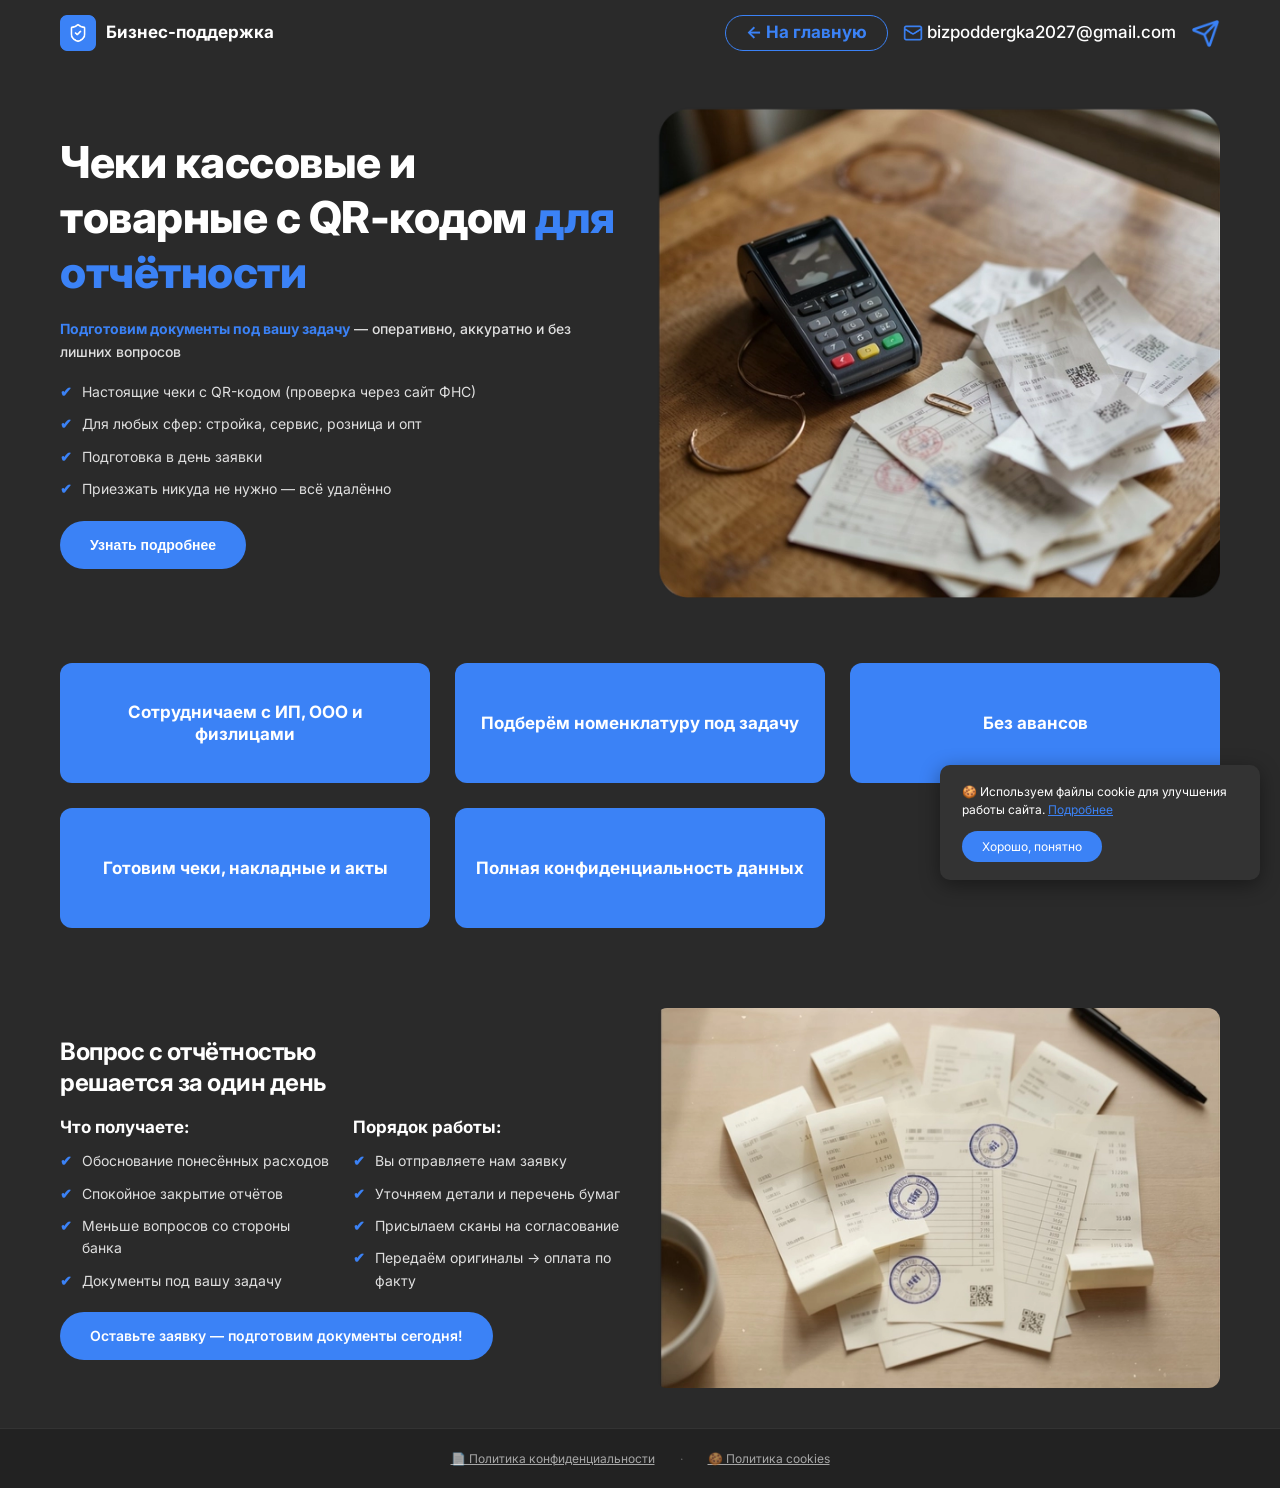
<file: cheque.html>
<!DOCTYPE html>
<html lang="ru">
<head>
    <meta charset="UTF-8">
    <meta name="viewport" content="width=device-width, initial-scale=1.0, viewport-fit=cover">
    <title>Кассовые и товарные чеки с QR для отчётности — Бизнес-поддержка</title>
    <meta name="description" content="Оформим документы под любую задачу — быстро, корректно и без лишних вопросов. Настоящие чеки с QR-кодом, проверка через ФНС.">
    <link rel="icon" type="image/png" sizes="32x32" href="images/logo_ikonka.png">
    <link rel="preconnect" href="https://fonts.googleapis.com">
    <link rel="preconnect" href="https://fonts.gstatic.com" crossorigin="anonymous">
    <link href="https://fonts.googleapis.com/css2?family=Inter:wght@300;400;500;600;700;800&display=swap" rel="stylesheet">
    <style>
        :root {
            --fs-xs: 12px;
            --fs-sm: 14px;
            --fs-md: 17px;
            --fs-lg: 24px;
            --fs-xl: 44px;
        }

        @media (max-width: 959px) {
            :root { --fs-xl: 40px; }
        }

        @media (max-width: 639px) {
            :root {
                --fs-xs: 11px;
                --fs-sm: 13px;
                --fs-md: 15px;
                --fs-lg: 20px;
                --fs-xl: 36px;
            }
        }

        @media (max-width: 479px) {
            :root { --fs-xl: 34px; }
        }

        * { margin: 0; padding: 0; box-sizing: border-box; }

        html, body {
            overflow-x: hidden;
            width: 100%;
            -webkit-text-size-adjust: 100%;
            text-size-adjust: 100%;
        }

        body {
            font-family: 'Inter', Arial, sans-serif;
            background: #2a2a2a;
            color: #ffffff;
            line-height: 1.6;
        }

        .container {
            max-width: 1200px;
            margin: 0 auto;
            padding: 0 20px;
        }

        /* ============ HEADER ============ */
        .header {
            padding: 15px 0;
            background: #2a2a2a;
            position: relative;
            z-index: 100;
        }

        .header-inner {
            display: flex;
            align-items: center;
            justify-content: space-between;
            flex-wrap: wrap;
            gap: 15px;
        }

        .header-logo {
            display: flex;
            align-items: center;
            gap: 10px;
            font-size: var(--fs-md);
            font-weight: 700;
            color: #ffffff;
            text-decoration: none;
            min-width: 0;
            flex-shrink: 0;
        }

        .header-logo img { width: 36px; height: 36px; flex-shrink: 0; }
        .header-logo span { white-space: nowrap; }

        .header-right {
            display: flex;
            align-items: center;
            gap: 15px;
            min-width: 0;
        }

        .header-link {
            display: inline-flex;
            align-items: center;
            justify-content: center;
            padding: 0 20px;
            height: 36px;
            border: 1px solid #3b82f6;
            border-radius: 50px;
            background: transparent;
            color: #3b82f6;
            font-size: var(--fs-md);
            font-weight: 700;
            text-decoration: none;
            transition: all 0.3s ease;
            white-space: nowrap;
            flex-shrink: 0;
        }

        .header-link:hover { background: #3b82f6; color: #fff; }

        .header-email {
            display: flex;
            align-items: center;
            gap: 4px;
            color: #ffffff;
            font-size: var(--fs-md);
            font-weight: 500;
            text-decoration: none;
            transition: opacity 0.3s ease;
            min-width: 0;
        }

        .header-email span {
            overflow-wrap: anywhere;
            word-break: break-word;
            min-width: 0;
        }

        .header-email:hover { opacity: 0.7; }
        .header-email img { width: 20px; height: 20px; flex-shrink: 0; }

        .header-telegram {
            display: inline-flex;
            align-items: center;
            justify-content: center;
            width: 29px;
            height: 29px;
            transition: transform 0.3s ease;
            flex-shrink: 0;
        }

        .header-telegram:hover { transform: scale(1.1); }
        .header-telegram img { width: 100%; height: 100%; }

        /* ============ HERO ============ */
        .hero {
            min-height: auto;
            display: flex;
            align-items: center;
            padding: 40px 0 25px;
            position: relative;
        }

        .hero-inner {
            display: grid;
            grid-template-columns: 1fr 1fr;
            gap: 30px;
            align-items: center;
            width: 100%;
        }

        .hero-content { max-width: 100%; min-width: 0; }

        .hero-title {
            font-size: var(--fs-xl);
            font-weight: 800;
            line-height: 1.25;
            letter-spacing: -0.5px;
            margin-bottom: 18px;
        }

        .hero-title span { color: #3b82f6; }

        .hero-subtitle {
            font-size: var(--fs-sm);
            font-weight: 500;
            margin-bottom: 18px;
            color: rgba(255,255,255,0.85);
        }

        .hero-subtitle strong { color: #3b82f6; font-weight: 700; }

        .hero-checks {
            list-style: none;
            display: flex;
            flex-direction: column;
            gap: 10px;
            margin-bottom: 20px;
        }

        .hero-checks li {
            display: flex;
            align-items: flex-start;
            gap: 10px;
            font-size: var(--fs-sm);
            color: rgba(255,255,255,0.85);
        }

        .hero-checks li::before {
            content: '✔';
            color: #3b82f6;
            font-weight: 700;
            flex-shrink: 0;
        }

        .hero-btn {
            display: inline-flex;
            align-items: center;
            justify-content: center;
            padding: 12px 30px;
            min-height: 48px;
            height: auto;
            background: #3b82f6;
            border: none;
            border-radius: 50px;
            color: #ffffff;
            font-size: var(--fs-sm);
            font-weight: 600;
            text-decoration: none;
            cursor: pointer;
            transition: all 0.3s ease;
            line-height: 1.3;
            white-space: normal;
            text-align: center;
        }

        .hero-btn:hover { background: #2563eb; transform: translateY(-2px); }

        .hero-image {
            display: flex;
            justify-content: center;
            align-items: center;
            width: 100%;
            max-width: 100%;
            min-width: 0;
            overflow: hidden;
        }
        .hero-image img {
            max-width: 100%;
            width: 100%;
            height: auto;
            border-radius: 12px;
            display: block;
        }

        /* ============ CARDS ============ */
        .cards { padding: 40px 0; }

        .cards-grid {
            display: grid;
            grid-template-columns: repeat(3, 1fr);
            gap: 25px;
        }

        .card {
            background: #3b82f6;
            border-radius: 12px;
            padding: 20px 18px;
            display: flex;
            align-items: center;
            justify-content: center;
            text-align: center;
            min-height: 120px;
            transition: transform 0.3s ease, background 0.3s ease;
            min-width: 0;
        }

        .card:hover { transform: translateY(-3px); background: #2563eb; }

        .card-bottom { grid-column: span 1; }

        .card-title {
            font-size: var(--fs-md);
            font-weight: 700;
            color: #ffffff;
            line-height: 1.3;
            overflow-wrap: anywhere;
        }

        /* ============ QUESTION ============ */
        .question { padding: 40px 0; }

        .question-inner {
            display: grid;
            grid-template-columns: 1fr 1fr;
            gap: 30px;
            align-items: center;
        }

        .question-content { min-width: 0; }

        .question-cols {
            display: grid;
            grid-template-columns: 1fr 1fr;
            gap: 20px;
        }

        .question-left, .question-right { min-width: 0; }

        .question-title {
            font-size: var(--fs-lg);
            font-weight: 700;
            letter-spacing: -0.5px;
            margin-bottom: 18px;
            line-height: 1.3;
        }

        .question-subtitle {
            font-size: var(--fs-md);
            font-weight: 700;
            line-height: 1.3;
            margin-bottom: 12px;
        }

        .question-list {
            list-style: none;
            display: flex;
            flex-direction: column;
            gap: 10px;
            margin-bottom: 20px;
        }

        .question-list li {
            display: flex;
            align-items: flex-start;
            gap: 10px;
            font-size: var(--fs-sm);
            color: rgba(255,255,255,0.85);
        }

        .question-list li::before {
            content: '✔';
            color: #3b82f6;
            font-weight: 700;
            flex-shrink: 0;
        }

        .question-cta {
            display: inline-flex;
            align-items: center;
            justify-content: center;
            padding: 12px 30px;
            min-height: 48px;
            height: auto;
            background: #3b82f6;
            border: none;
            border-radius: 50px;
            color: #ffffff;
            font-size: var(--fs-sm);
            font-weight: 600;
            text-decoration: none;
            cursor: pointer;
            transition: all 0.3s ease;
            line-height: 1.3;
            white-space: normal;
            text-align: center;
        }

        .question-cta:hover { background: #2563eb; transform: translateY(-2px); }

        .question-image {
            display: flex;
            justify-content: center;
            align-items: center;
            width: 100%;
            max-width: 100%;
            min-width: 0;
            overflow: hidden;
        }

        .question-image img {
            max-width: 100%;
            width: 100%;
            height: 380px;
            max-height: 380px;
            object-fit: cover;
            border-radius: 12px;
            display: block;
        }

        /* ============ FOOTER ============ */
        .footer {
            padding: 20px 0;
            background: #222;
            border-top: 1px solid #333;
        }

        .footer-inner {
            display: flex;
            justify-content: center;
            gap: 25px;
            font-size: var(--fs-xs);
            flex-wrap: wrap;
        }

        .footer a {
            color: rgba(255,255,255,0.6);
            text-decoration: underline;
            transition: color 0.3s ease;
        }

        .footer a:hover { color: #3b82f6; }

        /* ============ SCROLL TO TOP ============ */
        .scroll-top {
            position: fixed;
            bottom: 30px;
            right: 30px;
            width: 50px;
            height: 50px;
            background: #3b82f6;
            color: #ffffff;
            border: none;
            border-radius: 50%;
            font-size: var(--fs-lg);
            cursor: pointer;
            display: flex;
            align-items: center;
            justify-content: center;
            box-shadow: 0 4px 15px rgba(59, 130, 246, 0.4);
            opacity: 0;
            visibility: hidden;
            transform: translateY(20px);
            transition: all 0.3s ease;
            z-index: 999;
        }

        .scroll-top.visible {
            opacity: 1;
            visibility: visible;
            transform: translateY(0);
        }

        .scroll-top:hover {
            background: #2563eb;
            transform: translateY(-3px);
            box-shadow: 0 6px 20px rgba(59, 130, 246, 0.6);
        }

        .scroll-top svg {
            width: 22px;
            height: 22px;
            fill: #ffffff;
        }

        /* ============ POPUP ============ */
        .popup {
            display: none;
            position: fixed;
            top: 0;
            left: 0;
            width: 100%;
            height: 100%;
            background: rgba(0,0,0,0.8);
            z-index: 1000;
            align-items: center;
            justify-content: center;
            padding: 15px;
        }

        .popup.active { display: flex; }

        .popup-container {
            background: #ffffff;
            border-radius: 15px;
            max-width: 500px;
            width: 100%;
            padding: 30px;
            position: relative;
            max-height: 90vh;
            overflow-y: auto;
            margin: auto;
        }

        .popup-close {
            position: absolute;
            top: 15px;
            right: 15px;
            width: 25px;
            height: 25px;
            background: none;
            border: none;
            cursor: pointer;
            font-size: var(--fs-lg);
            color: #333;
            line-height: 1;
            z-index: 1;
        }

        .popup-title {
            font-size: var(--fs-lg);
            font-weight: 700;
            color: #2a2a2a;
            text-align: center;
            margin-bottom: 20px;
            padding-right: 20px;
        }

        .popup-form { display: flex; flex-direction: column; gap: 12px; }

        .popup-contact-methods {
            display: flex;
            gap: 10px;
            margin-bottom: 5px;
            flex-wrap: wrap;
        }

        .popup-contact-method {
            flex: 1 1 calc(50% - 5px);
            min-width: 0;
            display: flex;
            align-items: center;
            gap: 8px;
            padding: 12px 18px;
            border: 1px solid #eee;
            border-radius: 50px;
            cursor: pointer;
            transition: all 0.3s ease;
            background: #f6f6f6;
            font-size: var(--fs-sm);
            color: #2a2a2a;
        }

        .popup-contact-method:hover { background: #e8e8e8; }
        .popup-contact-method input[type="radio"] { margin-right: 6px; accent-color: #3b82f6; flex-shrink: 0; }
        .popup-contact-method img { width: 18px; height: 18px; object-fit: contain; flex-shrink: 0; }
        .popup-contact-method span {
            overflow: hidden;
            text-overflow: ellipsis;
            white-space: nowrap;
        }

        .popup-input {
            padding: 14px 20px;
            border: 1px solid #eee;
            border-radius: 7px;
            background: #f6f6f6;
            color: #000;
            font-size: 16px;
            font-family: inherit;
            width: 100%;
        }

        .popup-input::placeholder { color: rgba(0, 0, 0, 0.5); }
        .popup-input:focus { outline: none; border-color: #3b82f6; }

        .popup-checkbox {
            display: flex;
            align-items: flex-start;
            gap: 10px;
            font-size: var(--fs-xs);
            color: #666;
        }

        .popup-checkbox input { margin-top: 2px; flex-shrink: 0; }
        .popup-checkbox a { color: #3b82f6; text-decoration: underline; }

        .popup-submit {
            padding: 15px;
            min-height: 48px;
            height: auto;
            background: #3b82f6;
            border: none;
            border-radius: 50px;
            color: #fff;
            font-size: var(--fs-sm);
            font-weight: 600;
            cursor: pointer;
            transition: background 0.3s ease;
            font-family: inherit;
            margin-top: 10px;
            line-height: 1.3;
            white-space: normal;
        }

        .popup-submit:hover { background: #2563eb; }
        .popup-submit:disabled {
            background: #999;
            color: #ccc;
            cursor: not-allowed;
            opacity: 0.7;
        }

        /* Статус отправки формы (без рамок — только фон и цвет) */
        .form-status {
            display: none;
            margin-top: 10px;
            padding: 10px 14px;
            border-radius: 8px;
            font-size: var(--fs-sm);
            line-height: 1.45;
        }
        .form-status.ok, .form-status.err { display: block; }
        .popup .form-status.ok { background: #e8f8ee; color: #147a43; }
        .popup .form-status.err { background: #fdecec; color: #b3261e; }
        .form-honey { display: none; }

        /* ============ COOKIE BANNER ============ */
        .cookie-banner {
            position: fixed;
            bottom: 20px;
            right: 20px;
            background: #333;
            border-radius: 10px;
            padding: 18px 22px;
            max-width: 320px;
            width: calc(100% - 40px);
            box-shadow: 0 5px 20px rgba(0,0,0,0.4);
            z-index: 500;
            font-size: var(--fs-xs);
            line-height: 1.5;
        }

        .cookie-banner.hidden { display: none; }

        .cookie-banner a { color: #3b82f6; }

        .cookie-banner-btn {
            margin-top: 12px;
            padding: 8px 20px;
            background: #3b82f6;
            border: none;
            border-radius: 20px;
            color: #fff;
            font-size: var(--fs-xs);
            cursor: pointer;
            font-family: inherit;
        }

        /* ============ MOBILE FLOATING PANEL ============ */
        .mobile-panel {
            display: none;
            position: fixed;
            bottom: 0;
            left: 0;
            right: 0;
            background: #2a2a2a;
            border-top: 1px solid #3b82f6;
            padding: 12px 15px;
            padding-bottom: calc(12px + env(safe-area-inset-bottom));
            z-index: 998;
            gap: 10px;
            box-shadow: 0 -4px 20px rgba(0,0,0,0.3);
        }

        .mobile-panel-btn {
            flex: 1;
            display: flex;
            align-items: center;
            justify-content: center;
            min-height: 48px;
            padding: 10px;
            border-radius: 50px;
            font-size: var(--fs-sm);
            font-weight: 600;
            text-decoration: none;
            cursor: pointer;
            transition: all 0.3s ease;
            border: none;
            font-family: inherit;
            line-height: 1.2;
        }

        .mobile-panel-btn-primary {
            background: #3b82f6;
            color: #fff;
        }

        .mobile-panel-btn-primary:hover { background: #2563eb; }

        .mobile-panel-btn-secondary {
            background: transparent;
            border: 1px solid #3b82f6;
            color: #3b82f6;
        }

        .mobile-panel-btn-secondary:hover { background: #3b82f6; color: #fff; }

        /* ============ RESPONSIVE ============ */
        @media (max-width: 959px) {
            .hero-inner, .question-inner { grid-template-columns: 1fr; gap: 20px; }
            .hero-content, .question-content, .question-left, .question-right { max-width: 100%; text-align: center; min-width: 0; }
            .hero-image { order: -1; margin-bottom: 20px; width: 100%; min-width: 0; }
            .hero-image img { max-width: 100%; width: 100%; }
            .cards-grid { grid-template-columns: repeat(2, 1fr); gap: 25px; }

            /* На мобильном картинка снова на всю ширину, чтобы не стала крошечной */
            .question-image {
                order: -1;
                text-align: center;
                margin-bottom: 20px;
                margin-top: 0;
                width: 100%;
                max-width: 100%;
                min-width: 0;
            }
            .question-image img { max-width: 100%; width: 100%; height: 320px; max-height: 320px; }

            .hero { min-height: auto; padding: 30px 0 20px; }
            .cards, .question { padding: 30px 0; }

            .cookie-banner {
                right: 15px;
                left: 15px;
                bottom: 20px;
                max-width: calc(100% - 30px);
                width: auto;
            }
            .popup-input { font-size: 16px; }
        }

        @media (max-width: 639px) {
            .hero-btn { width: 100%; }
            .cards-grid { grid-template-columns: 1fr; gap: 20px; }

            .header-inner { flex-direction: column; align-items: stretch; gap: 10px; }
            .header-right { width: 100%; flex-wrap: wrap; gap: 10px; justify-content: flex-start; }
            .header-email span { overflow-wrap: anywhere; }

            .question-cols { grid-template-columns: 1fr; gap: 0; }
            .question-cta { width: 100%; }
            .question-image img { height: 260px; max-height: 260px; }
            .popup-contact-methods { flex-direction: column; }
            .popup-contact-method { flex: 1 1 100%; }

            .hero { padding: 20px 0 15px; }
            .cards, .question { padding: 25px 0; }
            .card { min-height: 90px; padding: 18px 15px; }
            .popup-container { padding: 20px; }
            .popup-title { margin-bottom: 15px; }

            .mobile-panel { display: flex; }
            body { padding-bottom: calc(90px + env(safe-area-inset-bottom)); }
            .scroll-top { bottom: calc(90px + env(safe-area-inset-bottom)); }
            .cookie-banner {
                right: 10px;
                left: 10px;
                bottom: calc(90px + env(safe-area-inset-bottom));
                max-width: none;
                width: auto;
            }
        }

        @media (max-width: 479px) {
            .container { padding: 0 15px; }
            .hero-btn { padding: 12px 20px; }
            .question-cta { padding: 12px 20px; }

            .cookie-banner {
                left: 10px;
                right: 10px;
                bottom: calc(85px + env(safe-area-inset-bottom));
                max-width: none;
                width: auto;
                padding: 15px 18px;
            }

            .scroll-top {
                bottom: calc(85px + env(safe-area-inset-bottom));
                right: 15px;
                width: 44px;
                height: 44px;
            }
            .scroll-top svg { width: 18px; height: 18px; }

            .header-logo { font-size: 15px; }
            .header-logo img { width: 32px; height: 32px; }
            .header-email { font-size: 13px; }
            .header-email img { width: 18px; height: 18px; }
            .header-telegram { width: 26px; height: 26px; }
            .header-link { height: 32px; font-size: 13px; padding: 0 15px; }
            .mobile-panel-btn { min-height: 44px; font-size: 13px; }
            .question-image img { height: 220px; max-height: 220px; }
        }
    </style>
</head>
<body>
    <!-- ============ HEADER ============ -->
    <header class="header">
        <div class="container">
            <div class="header-inner">
                <a href="index.html" class="header-logo">
                    <img src="images/logo_ikonka.png" alt="Бизнес-поддержка">
                    <span>Бизнес-поддержка</span>
                </a>
                <div class="header-right">
                    <a href="index.html" class="header-link">← На главную</a>
                    <a href="mailto:bizpoddergka2027@gmail.com" class="header-email">
                        <img src="images/pochta.png" alt="Email">
                        <span>bizpoddergka2027@gmail.com</span>
                    </a>
                    <a href="https://t.me/bizpoddergka_bot" target="_blank" rel="noopener noreferrer" class="header-telegram">
                        <img src="images/telegram.png" alt="Telegram">
                    </a>
                </div>
            </div>
        </div>
    </header>

    <main>
    <!-- ============ HERO ============ -->
    <section class="hero">
        <div class="container">
            <div class="hero-inner">
                <div class="hero-content">
                    <h1 class="hero-title">Чеки кассовые и товарные с QR-кодом <span>для отчётности</span></h1>
                    <p class="hero-subtitle">
                        <strong>Подготовим документы под вашу задачу</strong> — оперативно, аккуратно и без лишних вопросов
                    </p>
                    <ul class="hero-checks">
                        <li>Настоящие чеки с QR-кодом (проверка через сайт ФНС)</li>
                        <li>Для любых сфер: стройка, сервис, розница и опт</li>
                        <li>Подготовка в день заявки</li>
                        <li>Приезжать никуда не нужно — всё удалённо</li>
                    </ul>
                    <button type="button" class="hero-btn" onclick="openPopup()">Узнать подробнее</button>
                </div>
                <div class="hero-image">
                    <img src="images/bizpoddergka_2_cheki.webp" alt="Чеки" width="600" height="400" loading="lazy">
                </div>
            </div>
        </div>
    </section>

    <!-- ============ CARDS ============ -->
    <section class="cards">
        <div class="container">
            <div class="cards-grid">
                <div class="card">
                    <h3 class="card-title">Сотрудничаем с ИП, ООО и физлицами</h3>
                </div>
                <div class="card">
                    <h3 class="card-title">Подберём номенклатуру под задачу</h3>
                </div>
                <div class="card">
                    <h3 class="card-title">Без авансов</h3>
                </div>
                <div class="card card-bottom">
                    <h3 class="card-title">Готовим чеки, накладные и акты</h3>
                </div>
                <div class="card card-bottom">
                    <h3 class="card-title">Полная конфиденциальность данных</h3>
                </div>
            </div>
        </div>
    </section>

    <!-- ============ QUESTION ============ -->
    <section class="question">
        <div class="container">
            <div class="question-inner">
                <div class="question-content">
                    <h2 class="question-title">Вопрос с отчётностью<br>решается за один день</h2>
                    <div class="question-cols">
                        <div class="question-left">
                            <h3 class="question-subtitle">Что получаете:</h3>
                            <ul class="question-list">
                                <li>Обоснование понесённых расходов</li>
                                <li>Спокойное закрытие отчётов</li>
                                <li>Меньше вопросов со стороны банка</li>
                                <li>Документы под вашу задачу</li>
                            </ul>
                        </div>
                        <div class="question-right">
                            <h3 class="question-subtitle">Порядок работы:</h3>
                            <ul class="question-list">
                                <li>Вы отправляете нам заявку</li>
                                <li>Уточняем детали и перечень бумаг</li>
                                <li>Присылаем сканы на согласование</li>
                                <li>Передаём оригиналы → оплата по факту</li>
                            </ul>
                        </div>
                    </div>
                    <a href="https://t.me/bizpoddergka_bot" target="_blank" rel="noopener noreferrer" class="question-cta">
                        Оставьте заявку — подготовим документы сегодня!
                    </a>
                </div>
                <div class="question-image">
                    <img src="images/cheki_2_poslednii_pk.webp" alt="Документы" width="600" height="400" loading="lazy">
                </div>
            </div>
        </div>
    </section>
    </main>

    <!-- ============ FOOTER ============ -->
    <footer class="footer">
        <div class="container">
            <div class="footer-inner">
                <a href="privacy.html" target="_blank" rel="noopener noreferrer">📄 Политика конфиденциальности</a>
                <span style="color:rgba(255,255,255,0.3);">·</span>
                <a href="cookie.html" target="_blank" rel="noopener noreferrer">🍪 Политика cookies</a>
            </div>
        </div>
    </footer>

    <!-- ============ POPUP ============ -->
    <div class="popup" id="popup" role="dialog" aria-modal="true" aria-labelledby="popupTitle">
        <div class="popup-container">
            <button type="button" class="popup-close" onclick="closePopup()" aria-label="Закрыть">✕</button>
            <h2 class="popup-title" id="popupTitle">Оставьте заявку и мы свяжемся с Вами</h2>
            <form class="popup-form" onsubmit="submitPopup(event)">
                <input type="text" name="_honey" class="form-honey" tabindex="-1" autocomplete="off" aria-hidden="true">
                <div class="popup-contact-methods">
                    <label class="popup-contact-method">
                        <input type="radio" name="popup-contact" value="phone" checked>
                        <img src="images/phone.png" alt="Телефон" width="18" height="18">
                        <span>Телефон</span>
                    </label>
                    <label class="popup-contact-method">
                        <input type="radio" name="popup-contact" value="telegram">
                        <img src="images/telegram.png" alt="Telegram" width="18" height="18">
                        <span>Telegram</span>
                    </label>
                </div>
                <input type="tel" class="popup-input" placeholder="+7 (___) ___-__-__" aria-label="Телефон">
                <input type="email" class="popup-input" placeholder="Напишите ваш email" aria-label="Email">
                <label class="popup-checkbox">
                    <input type="checkbox" id="popupConsent">
                    <span>Нажимая на кнопку вы соглашаетесь с <a href="privacy.html" target="_blank" rel="noopener noreferrer" onclick="event.stopPropagation();">политикой конфиденциальности</a></span>
                </label>
                <button type="submit" class="popup-submit" id="popupSubmitBtn" disabled>Оставить заявку</button>
                <p class="form-status" id="popupStatus" role="status" aria-live="polite"></p>
            </form>
        </div>
    </div>

    <!-- ============ MOBILE FLOATING PANEL ============ -->
    <div class="mobile-panel">
        <a href="tel:+78001234567" class="mobile-panel-btn mobile-panel-btn-secondary">📞 Позвонить</a>
        <button type="button" class="mobile-panel-btn mobile-panel-btn-primary" onclick="openPopup()">Заявка</button>
    </div>

    <!-- ============ SCROLL TO TOP BUTTON ============ -->
    <button type="button" class="scroll-top" id="scrollTop" aria-label="Наверх" title="Наверх">
        <svg viewBox="0 0 24 24" aria-hidden="true">
            <path d="M12 4l-8 8h5v8h6v-8h5z"/>
        </svg>
    </button>

    <!-- ============ COOKIE BANNER ============ -->
    <div class="cookie-banner" id="cookieBanner" role="alert">
        🍪 Используем файлы cookie для улучшения работы сайта. <a href="cookie.html">Подробнее</a>
        <br>
        <button type="button" class="cookie-banner-btn" onclick="closeCookie()">Хорошо, понятно</button>
    </div>

    <script>
        // Отправка заявок на почту через FormSubmit (AJAX, без сервера)
        const LEAD_EMAIL = 'bizpoddergka2027@gmail.com';
        function leadDigits(v) { return (v || '').replace(/\D/g, ''); }
        function leadEmailOk(v) { return /^[^\s@]+@[^\s@]+\.[^\s@]{2,}$/.test((v || '').trim()); }
        function setLeadStatus(el, kind, text) {
            if (!el) return;
            el.className = 'form-status' + (kind ? ' ' + kind : '');
            el.textContent = text || '';
        }
        async function sendLead(payload) {
            const res = await fetch('https://formsubmit.co/ajax/' + LEAD_EMAIL, {
                method: 'POST',
                headers: { 'Content-Type': 'application/json', 'Accept': 'application/json' },
                body: JSON.stringify(payload)
            });
            if (!res.ok) throw new Error('HTTP ' + res.status);
            const data = await res.json().catch(function () { return {}; });
            if (String(data.success) !== 'true') throw new Error(data.message || 'Ошибка отправки');
            return data;
        }

        // Popup
        function openPopup() { document.getElementById('popup').classList.add('active'); }
        function closePopup() { document.getElementById('popup').classList.remove('active'); }
        async function submitPopup(e) {
            e.preventDefault();
            const form = e.target;
            const status = document.getElementById('popupStatus');
            const btn = document.getElementById('popupSubmitBtn');
            const consent = document.getElementById('popupConsent');
            const method = (form.querySelector('input[name="popup-contact"]:checked') || {}).value || 'phone';
            const phone = form.querySelector('input[type="tel"]').value.trim();
            const email = form.querySelector('input[type="email"]').value.trim();
            const honey = (form.querySelector('input[name="_honey"]') || {}).value || '';
            if (leadDigits(phone).length !== 11 && !leadEmailOk(email)) {
                setLeadStatus(status, 'err', 'Укажите телефон полностью (11 цифр) или корректный email.');
                return;
            }
            const oldLabel = btn.textContent;
            btn.disabled = true;
            btn.textContent = 'Отправляем…';
            setLeadStatus(status, '', '');
            try {
                await sendLead({
                    _subject: 'Новая заявка с сайта — Бизнес-поддержка',
                    _template: 'table',
                    _captcha: 'false',
                    _honey: honey,
                    'Способ связи': method === 'telegram' ? 'Telegram' : 'Телефон',
                    'Телефон': phone || '—',
                    'Email': email || '—',
                    'Страница': (location.pathname.split('/').pop() || 'index.html')
                });
                setLeadStatus(status, 'ok', 'Заявка отправлена! Мы свяжемся с вами в ближайшее время.');
                form.reset();
                btn.textContent = 'Отправлено ✓';
                setTimeout(function () {
                    closePopup();
                    btn.textContent = oldLabel;
                    setLeadStatus(status, '', '');
                }, 2600);
            } catch (err) {
                setLeadStatus(status, 'err', 'Не удалось отправить заявку. Проверьте интернет и попробуйте ещё раз или напишите в Telegram.');
                btn.disabled = !consent.checked;
                btn.textContent = oldLabel;
            }
        }
        document.getElementById('popup').addEventListener('click', function (e) {
            if (e.target === this) closePopup();
        });

        // Cookie
        try {
            if (localStorage.getItem('cookieAccepted')) {
                document.getElementById('cookieBanner').classList.add('hidden');
            }
        } catch (e) { /* ignore */ }
        function closeCookie() {
            document.getElementById('cookieBanner').classList.add('hidden');
            try { localStorage.setItem('cookieAccepted', 'true'); } catch (e) {}
        }

        // Consent checkbox → enable/disable submit button
        (function initConsent() {
            const popupCb = document.getElementById('popupConsent');
            const popupBtn = document.getElementById('popupSubmitBtn');
            if (popupCb && popupBtn) {
                popupCb.addEventListener('change', function () {
                    popupBtn.disabled = !this.checked;
                });
            }
        })();

        // Маска телефона: +7 (___) ___-__-__ (работает и при вставке из буфера)
        (function initPhoneMask() {
            function formatPhone(raw) {
                let digits = raw.replace(/\D/g, '');
                if (!digits) return '';
                if (digits[0] === '8') digits = '7' + digits.slice(1);
                if (digits[0] !== '7') digits = '7' + digits;
                digits = digits.slice(0, 11);
                let result = '+7';
                if (digits.length > 1) result += ' (' + digits.slice(1, 4);
                if (digits.length > 4) result += ') ' + digits.slice(4, 7);
                if (digits.length > 7) result += '-' + digits.slice(7, 9);
                if (digits.length > 9) result += '-' + digits.slice(9, 11);
                return result;
            }
            document.querySelectorAll('input[type="tel"]').forEach(function (input) {
                input.addEventListener('input', function (e) {
                    let raw = e.target.value;
                    if (e.inputType && e.inputType.indexOf('delete') === 0) {
                        raw = raw.replace(/\D+$/, '');
                    }
                    const formatted = formatPhone(raw);
                    if (e.target.value !== formatted) e.target.value = formatted;
                });
            });
        })();

        // Scroll to top
        const scrollTopBtn = document.getElementById('scrollTop');
        window.addEventListener('scroll', () => {
            if (window.scrollY > 300) {
                scrollTopBtn.classList.add('visible');
            } else {
                scrollTopBtn.classList.remove('visible');
            }
        });
        scrollTopBtn.addEventListener('click', () => {
            window.scrollTo({ top: 0, behavior: 'smooth' });
        });
    </script>
</body>
</html>
</file>
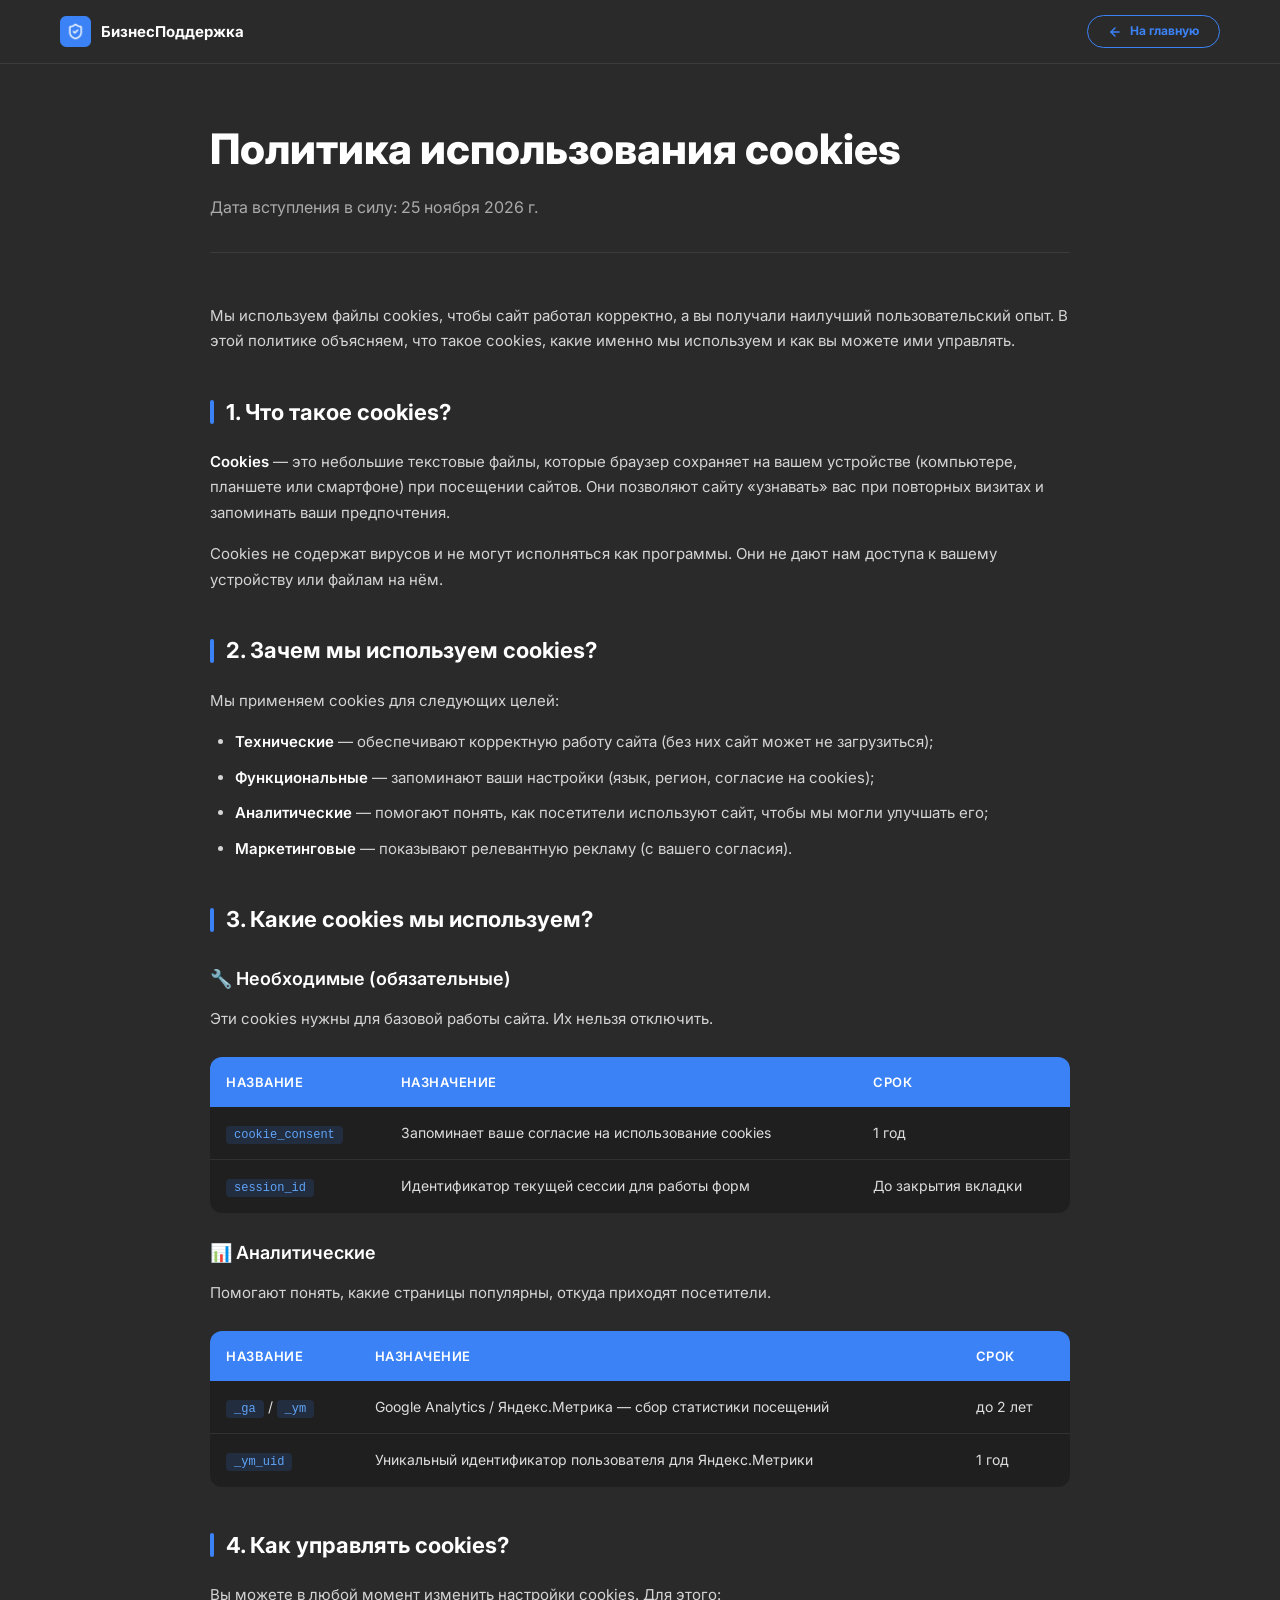
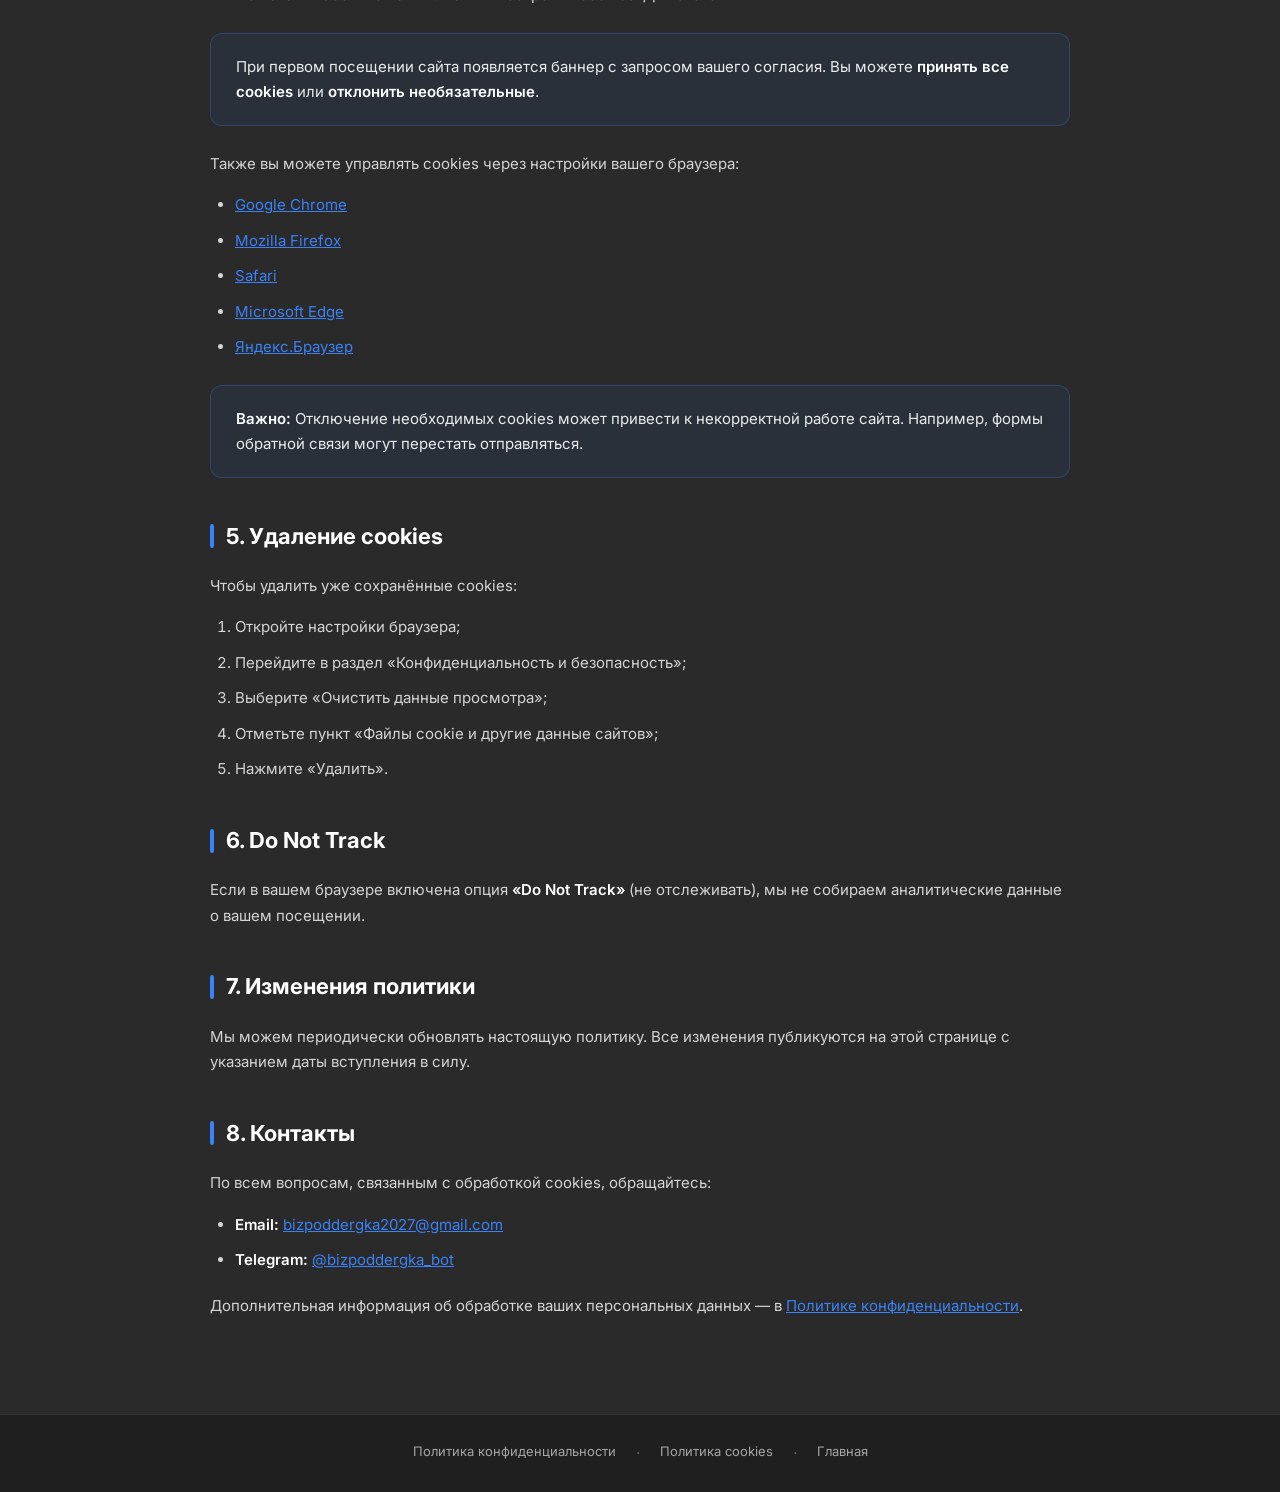
<file: cookie.html>
<!DOCTYPE html>
<html lang="ru">
<head>
    <meta charset="UTF-8">
    <meta name="viewport" content="width=device-width, initial-scale=1.0">
    <title>Политика использования cookies — Легальное снижение НДС</title>
    <meta name="description" content="Политика использования файлов cookie на сайте. Как и зачем мы их применяем.">
    <link rel="icon" type="image/png" sizes="32x32" href="images/logo_ikonka.png">
    <link rel="preconnect" href="https://fonts.googleapis.com">
    <link rel="preconnect" href="https://fonts.gstatic.com" crossorigin>
    <link href="https://fonts.googleapis.com/css2?family=Inter:wght@300;400;500;600;700;800&display=swap" rel="stylesheet">
    <style>
        * { margin: 0; padding: 0; box-sizing: border-box; }

        body {
            font-family: 'Inter', Arial, sans-serif;
            background: #2a2a2a;
            color: #ffffff;
            line-height: 1.7;
            overflow-x: hidden;
        }

        .container {
            max-width: 900px;
            margin: 0 auto;
            padding: 0 20px;
        }

        /* ============ HEADER ============ */
        .header {
            padding: 15px 0;
            background: #2a2a2a;
            position: relative;
            z-index: 100;
            border-bottom: 1px solid rgba(255, 255, 255, 0.08);
        }

        .header-inner {
            display: flex;
            align-items: center;
            justify-content: space-between;
            flex-wrap: wrap;
            gap: 15px;
            max-width: 1200px;
            margin: 0 auto;
            padding: 0 20px;
        }

        .header-logo {
            display: flex;
            align-items: center;
            gap: 10px;
            font-size: 15px;
            font-weight: 700;
            color: #ffffff;
            text-decoration: none;
        }

        .header-logo img { width: 31px; height: 31px; }

        .header-back {
            display: inline-flex;
            align-items: center;
            gap: 8px;
            padding: 0 20px;
            height: 33px;
            border: 1px solid #3b82f6;
            border-radius: 50px;
            background: transparent;
            color: #3b82f6;
            font-size: 12px;
            font-weight: 700;
            text-decoration: none;
            transition: all 0.3s ease;
        }

        .header-back:hover { background: #3b82f6; color: #fff; }

        /* ============ CONTENT ============ */
        .content {
            padding: 60px 0 80px;
        }

        .content h1 {
            font-size: clamp(28px, 4vw, 42px);
            font-weight: 800;
            line-height: 1.2;
            margin-bottom: 20px;
            color: #ffffff;
        }

        .content .subtitle {
            font-size: 16px;
            color: rgba(255, 255, 255, 0.6);
            margin-bottom: 50px;
            padding-bottom: 30px;
            border-bottom: 1px solid rgba(255, 255, 255, 0.08);
        }

        .content h2 {
            font-size: 22px;
            font-weight: 700;
            margin: 40px 0 18px;
            color: #ffffff;
            display: flex;
            align-items: center;
            gap: 12px;
        }

        .content h2::before {
            content: '';
            display: inline-block;
            width: 4px;
            height: 24px;
            background: #3b82f6;
            border-radius: 2px;
        }

        .content h3 {
            font-size: 18px;
            font-weight: 600;
            margin: 25px 0 12px;
            color: #ffffff;
        }

        .content p {
            font-size: 15px;
            color: rgba(255, 255, 255, 0.8);
            margin-bottom: 16px;
        }

        .content ul, .content ol {
            margin: 12px 0 20px 25px;
            color: rgba(255, 255, 255, 0.8);
            font-size: 15px;
        }

        .content li {
            margin-bottom: 10px;
        }

        .content a {
            color: #3b82f6;
            text-decoration: underline;
            transition: color 0.2s;
        }

        .content a:hover { color: #60a5fa; }

        .content strong {
            color: #ffffff;
            font-weight: 600;
        }

        .info-box {
            background: rgba(59, 130, 246, 0.08);
            border: 1px solid rgba(59, 130, 246, 0.25);
            border-radius: 12px;
            padding: 20px 25px;
            margin: 25px 0;
        }

        .info-box p {
            color: rgba(255, 255, 255, 0.9);
            margin: 0;
        }

        /* ============ COOKIES TABLE ============ */
        .cookies-table {
            width: 100%;
            border-collapse: collapse;
            margin: 25px 0;
            background: #1f1f1f;
            border-radius: 12px;
            overflow: hidden;
            font-size: 14px;
        }

        .cookies-table th {
            background: #3b82f6;
            color: #ffffff;
            padding: 14px 16px;
            text-align: left;
            font-weight: 600;
            font-size: 13px;
            text-transform: uppercase;
            letter-spacing: 0.5px;
        }

        .cookies-table td {
            padding: 14px 16px;
            border-bottom: 1px solid rgba(255, 255, 255, 0.08);
            color: rgba(255, 255, 255, 0.85);
            vertical-align: top;
        }

        .cookies-table tr:last-child td {
            border-bottom: none;
        }

        .cookies-table tr:hover td {
            background: rgba(59, 130, 246, 0.04);
        }

        .cookies-table code {
            background: rgba(59, 130, 246, 0.15);
            padding: 2px 8px;
            border-radius: 4px;
            font-family: 'Courier New', monospace;
            font-size: 12px;
            color: #60a5fa;
        }

        /* ============ FOOTER ============ */
        .footer {
            background: #1f1f1f;
            padding: 25px 0;
            border-top: 1px solid rgba(255, 255, 255, 0.08);
        }

        .footer-inner {
            max-width: 1200px;
            margin: 0 auto;
            padding: 0 20px;
            display: flex;
            justify-content: center;
            flex-wrap: wrap;
            gap: 20px;
        }

        .footer a {
            color: rgba(255, 255, 255, 0.6);
            text-decoration: none;
            font-size: 13px;
            transition: color 0.2s;
        }

        .footer a:hover { color: #3b82f6; }

        .footer .divider {
            color: rgba(255, 255, 255, 0.3);
        }

        /* ============ SCROLL TO TOP ============ */
        .scroll-top {
            position: fixed;
            bottom: 30px;
            right: 30px;
            width: 50px;
            height: 50px;
            background: #3b82f6;
            color: #ffffff;
            border: none;
            border-radius: 50%;
            font-size: 22px;
            cursor: pointer;
            display: flex;
            align-items: center;
            justify-content: center;
            box-shadow: 0 4px 15px rgba(59, 130, 246, 0.4);
            opacity: 0;
            visibility: hidden;
            transform: translateY(20px);
            transition: all 0.3s ease;
            z-index: 999;
        }

        .scroll-top.visible {
            opacity: 1;
            visibility: visible;
            transform: translateY(0);
        }

        .scroll-top:hover {
            background: #2563eb;
            transform: translateY(-3px);
            box-shadow: 0 6px 20px rgba(59, 130, 246, 0.6);
        }

        .scroll-top svg {
            width: 22px;
            height: 22px;
            fill: #ffffff;
        }

        /* ============ RESPONSIVE ============ */
        @media (max-width: 768px) {
            .content { padding: 40px 0 60px; }
            .content h2 { font-size: 19px; }
            .content h3 { font-size: 16px; }
            .content p, .content li { font-size: 14px; }

            .cookies-table { font-size: 12px; display: block; overflow-x: auto; }
            .cookies-table th, .cookies-table td { padding: 10px 12px; }

            .scroll-top {
                bottom: 20px;
                right: 20px;
                width: 44px;
                height: 44px;
            }
            .scroll-top svg { width: 18px; height: 18px; }
        }
    </style>
</head>
<body>

    <!-- HEADER -->
    <header class="header">
        <div class="header-inner">
            <a href="index.html" class="header-logo">
                <img src="images/logo_ikonka.png" alt="Логотип">
                <span>БизнесПоддержка</span>
            </a>
            <a href="index.html" class="header-back">
                <svg width="14" height="14" viewBox="0 0 24 24" fill="none" stroke="currentColor" stroke-width="2.5" stroke-linecap="round" stroke-linejoin="round">
                    <line x1="19" y1="12" x2="5" y2="12"></line>
                    <polyline points="12 19 5 12 12 5"></polyline>
                </svg>
                На главную
            </a>
        </div>
    </header>

    <!-- CONTENT -->
    <main class="content">
        <div class="container">
            <h1>Политика использования cookies</h1>
            <p class="subtitle">Дата вступления в силу: 25 ноября 2026 г.</p>

            <p>Мы используем файлы cookies, чтобы сайт работал корректно, а вы получали наилучший пользовательский опыт. В этой политике объясняем, что такое cookies, какие именно мы используем и как вы можете ими управлять.</p>

            <h2>1. Что такое cookies?</h2>
            <p><strong>Cookies</strong> — это небольшие текстовые файлы, которые браузер сохраняет на вашем устройстве (компьютере, планшете или смартфоне) при посещении сайтов. Они позволяют сайту «узнавать» вас при повторных визитах и запоминать ваши предпочтения.</p>
            <p>Cookies не содержат вирусов и не могут исполняться как программы. Они не дают нам доступа к вашему устройству или файлам на нём.</p>

            <h2>2. Зачем мы используем cookies?</h2>
            <p>Мы применяем cookies для следующих целей:</p>
            <ul>
                <li><strong>Технические</strong> — обеспечивают корректную работу сайта (без них сайт может не загрузиться);</li>
                <li><strong>Функциональные</strong> — запоминают ваши настройки (язык, регион, согласие на cookies);</li>
                <li><strong>Аналитические</strong> — помогают понять, как посетители используют сайт, чтобы мы могли улучшать его;</li>
                <li><strong>Маркетинговые</strong> — показывают релевантную рекламу (с вашего согласия).</li>
            </ul>

            <h2>3. Какие cookies мы используем?</h2>

            <h3>🔧 Необходимые (обязательные)</h3>
            <p>Эти cookies нужны для базовой работы сайта. Их нельзя отключить.</p>
            <table class="cookies-table">
                <thead>
                    <tr>
                        <th>Название</th>
                        <th>Назначение</th>
                        <th>Срок</th>
                    </tr>
                </thead>
                <tbody>
                    <tr>
                        <td><code>cookie_consent</code></td>
                        <td>Запоминает ваше согласие на использование cookies</td>
                        <td>1 год</td>
                    </tr>
                    <tr>
                        <td><code>session_id</code></td>
                        <td>Идентификатор текущей сессии для работы форм</td>
                        <td>До закрытия вкладки</td>
                    </tr>
                </tbody>
            </table>

            <h3>📊 Аналитические</h3>
            <p>Помогают понять, какие страницы популярны, откуда приходят посетители.</p>
            <table class="cookies-table">
                <thead>
                    <tr>
                        <th>Название</th>
                        <th>Назначение</th>
                        <th>Срок</th>
                    </tr>
                </thead>
                <tbody>
                    <tr>
                        <td><code>_ga</code> / <code>_ym</code></td>
                        <td>Google Analytics / Яндекс.Метрика — сбор статистики посещений</td>
                        <td>до 2 лет</td>
                    </tr>
                    <tr>
                        <td><code>_ym_uid</code></td>
                        <td>Уникальный идентификатор пользователя для Яндекс.Метрики</td>
                        <td>1 год</td>
                    </tr>
                </tbody>
            </table>

            <h2>4. Как управлять cookies?</h2>
            <p>Вы можете в любой момент изменить настройки cookies. Для этого:</p>

            <div class="info-box">
                <p>При первом посещении сайта появляется баннер с запросом вашего согласия. Вы можете <strong>принять все cookies</strong> или <strong>отклонить необязательные</strong>.</p>
            </div>

            <p>Также вы можете управлять cookies через настройки вашего браузера:</p>

            <ul>
                <li><a href="https://support.google.com/chrome/answer/95647" target="_blank" rel="noopener">Google Chrome</a></li>
                <li><a href="https://support.mozilla.org/ru/kb/udalenie-kukov" target="_blank" rel="noopener">Mozilla Firefox</a></li>
                <li><a href="https://support.apple.com/ru-ru/guide/safari/sfri11471/mac" target="_blank" rel="noopener">Safari</a></li>
                <li><a href="https://support.microsoft.com/ru-ru/microsoft-edge" target="_blank" rel="noopener">Microsoft Edge</a></li>
                <li><a href="https://yandex.ru/support/browser/personal-data/cookies.html" target="_blank" rel="noopener">Яндекс.Браузер</a></li>
            </ul>

            <div class="info-box">
                <p><strong>Важно:</strong> Отключение необходимых cookies может привести к некорректной работе сайта. Например, формы обратной связи могут перестать отправляться.</p>
            </div>

            <h2>5. Удаление cookies</h2>
            <p>Чтобы удалить уже сохранённые cookies:</p>
            <ol>
                <li>Откройте настройки браузера;</li>
                <li>Перейдите в раздел «Конфиденциальность и безопасность»;</li>
                <li>Выберите «Очистить данные просмотра»;</li>
                <li>Отметьте пункт «Файлы cookie и другие данные сайтов»;</li>
                <li>Нажмите «Удалить».</li>
            </ol>

            <h2>6. Do Not Track</h2>
            <p>Если в вашем браузере включена опция <strong>«Do Not Track»</strong> (не отслеживать), мы не собираем аналитические данные о вашем посещении.</p>

            <h2>7. Изменения политики</h2>
            <p>Мы можем периодически обновлять настоящую политику. Все изменения публикуются на этой странице с указанием даты вступления в силу.</p>

            <h2>8. Контакты</h2>
            <p>По всем вопросам, связанным с обработкой cookies, обращайтесь:</p>
            <ul>
                <li><strong>Email:</strong> <a href="mailto:bizpoddergka2027@gmail.com">bizpoddergka2027@gmail.com</a></li>
                <li><strong>Telegram:</strong> <a href="https://t.me/bizpoddergka_bot" target="_blank" rel="noopener">@bizpoddergka_bot</a></li>
            </ul>

            <p>Дополнительная информация об обработке ваших персональных данных — в <a href="privacy.html">Политике конфиденциальности</a>.</p>
        </div>
    </main>

    <!-- FOOTER -->
    <footer class="footer">
        <div class="footer-inner">
            <a href="privacy.html">Политика конфиденциальности</a>
            <span class="divider">·</span>
            <a href="cookie.html">Политика cookies</a>
            <span class="divider">·</span>
            <a href="index.html">Главная</a>
        </div>
    </footer>

    <!-- SCROLL TO TOP BUTTON -->
    <button class="scroll-top" id="scrollTop" aria-label="Наверх" title="Наверх">
        <svg viewBox="0 0 24 24">
            <path d="M12 4l-8 8h5v8h6v-8h5z"/>
        </svg>
    </button>

    <script>
        // Показ кнопки "наверх" при скролле
        const scrollTopBtn = document.getElementById('scrollTop');
        
        window.addEventListener('scroll', () => {
            if (window.scrollY > 300) {
                scrollTopBtn.classList.add('visible');
            } else {
                scrollTopBtn.classList.remove('visible');
            }
        });

        // Плавный скролл наверх по клику
        scrollTopBtn.addEventListener('click', () => {
            window.scrollTo({ top: 0, behavior: 'smooth' });
        });
    </script>

</body>
</html>
</file>
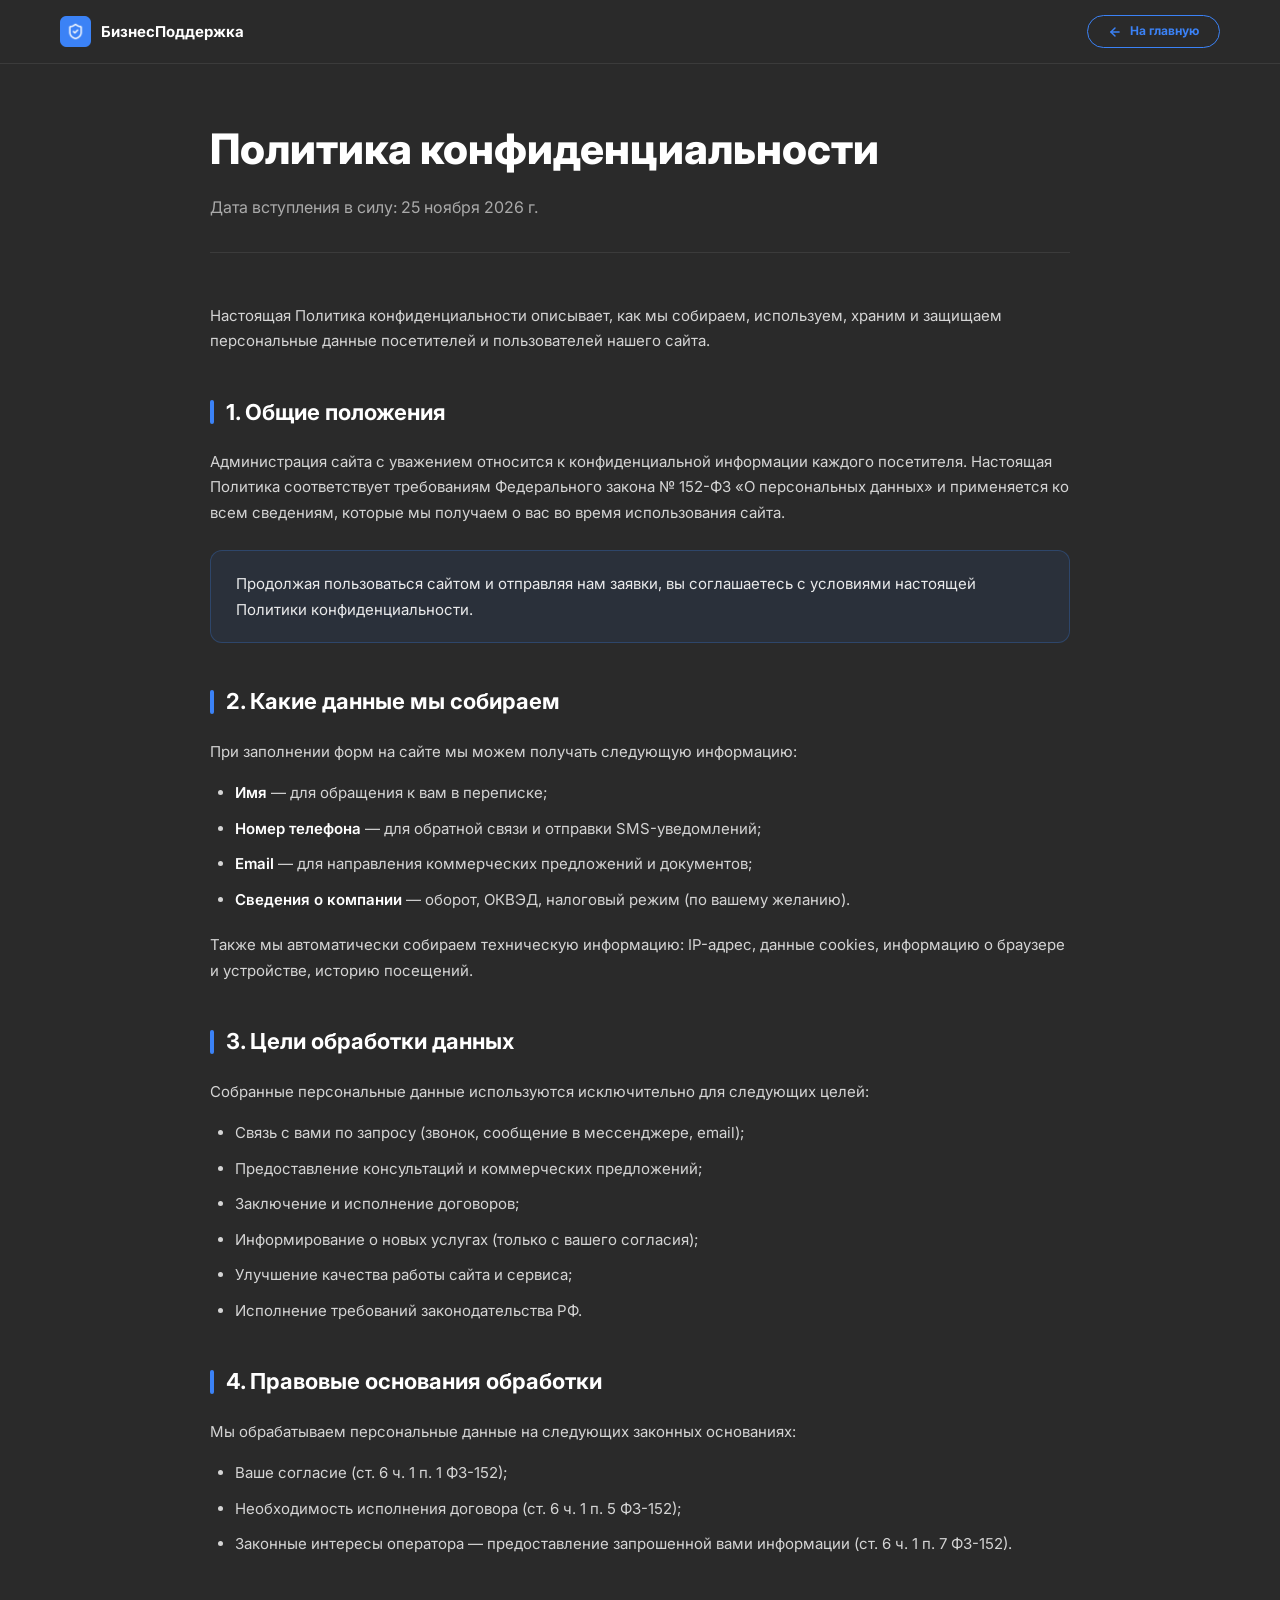
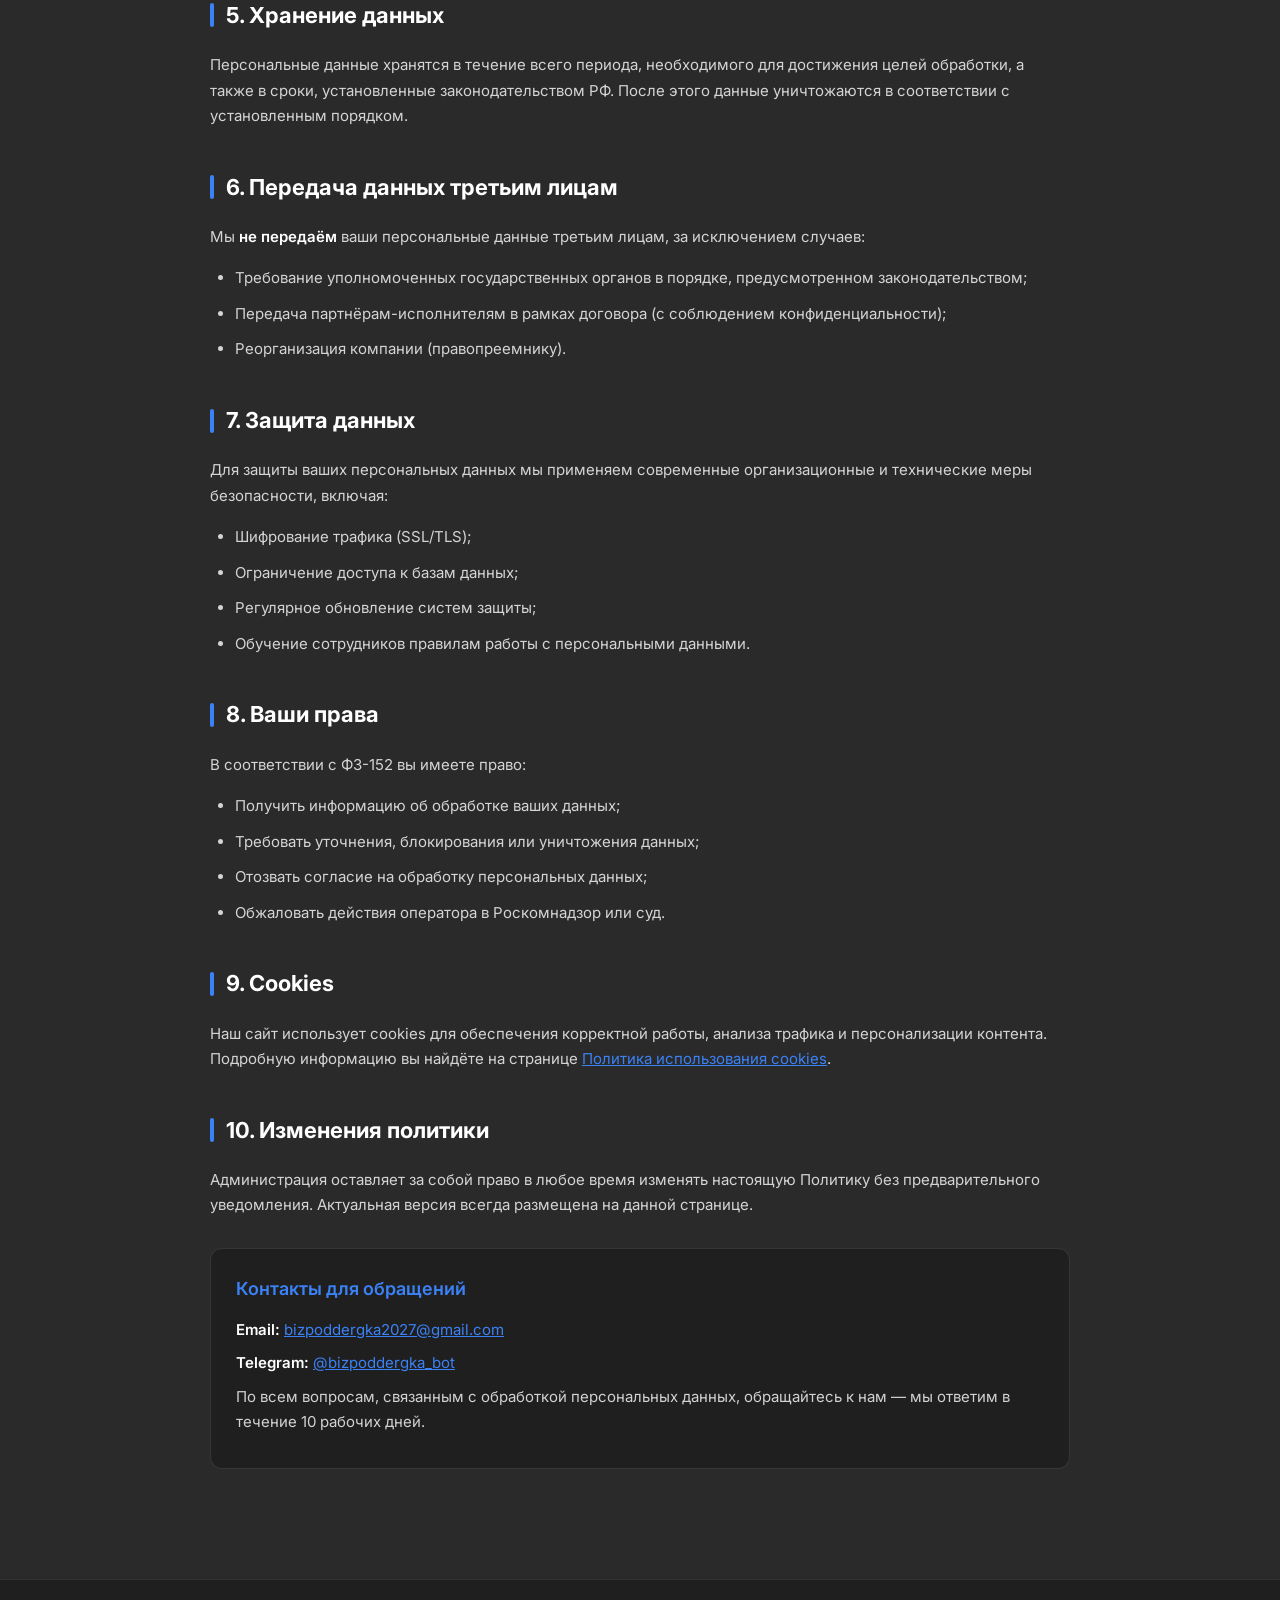
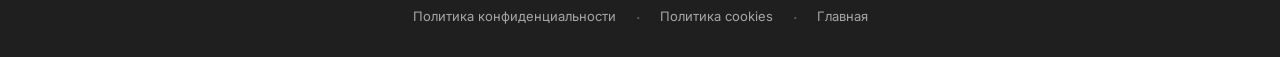
<file: privacy.html>
<!DOCTYPE html>
<html lang="ru">
<head>
    <meta charset="UTF-8">
    <meta name="viewport" content="width=device-width, initial-scale=1.0">
    <title>Политика конфиденциальности — Легальное снижение НДС</title>
    <meta name="description" content="Политика конфиденциальности сайта. Как мы обрабатываем ваши персональные данные.">
    <link rel="icon" type="image/png" sizes="32x32" href="images/logo_ikonka.png">
    <link rel="preconnect" href="https://fonts.googleapis.com">
    <link rel="preconnect" href="https://fonts.gstatic.com" crossorigin>
    <link href="https://fonts.googleapis.com/css2?family=Inter:wght@300;400;500;600;700;800&display=swap" rel="stylesheet">
    <style>
        * { margin: 0; padding: 0; box-sizing: border-box; }

        body {
            font-family: 'Inter', Arial, sans-serif;
            background: #2a2a2a;
            color: #ffffff;
            line-height: 1.7;
            overflow-x: hidden;
        }

        .container {
            max-width: 900px;
            margin: 0 auto;
            padding: 0 20px;
        }

        /* ============ HEADER ============ */
        .header {
            padding: 15px 0;
            background: #2a2a2a;
            position: relative;
            z-index: 100;
            border-bottom: 1px solid rgba(255, 255, 255, 0.08);
        }

        .header-inner {
            display: flex;
            align-items: center;
            justify-content: space-between;
            flex-wrap: wrap;
            gap: 15px;
            max-width: 1200px;
            margin: 0 auto;
            padding: 0 20px;
        }

        .header-logo {
            display: flex;
            align-items: center;
            gap: 10px;
            font-size: 15px;
            font-weight: 700;
            color: #ffffff;
            text-decoration: none;
        }

        .header-logo img { width: 31px; height: 31px; }

        .header-back {
            display: inline-flex;
            align-items: center;
            gap: 8px;
            padding: 0 20px;
            height: 33px;
            border: 1px solid #3b82f6;
            border-radius: 50px;
            background: transparent;
            color: #3b82f6;
            font-size: 12px;
            font-weight: 700;
            text-decoration: none;
            transition: all 0.3s ease;
        }

        .header-back:hover { background: #3b82f6; color: #fff; }

        /* ============ CONTENT ============ */
        .content {
            padding: 60px 0 80px;
        }

        .content h1 {
            font-size: clamp(28px, 4vw, 42px);
            font-weight: 800;
            line-height: 1.2;
            margin-bottom: 20px;
            color: #ffffff;
        }

        .content .subtitle {
            font-size: 16px;
            color: rgba(255, 255, 255, 0.6);
            margin-bottom: 50px;
            padding-bottom: 30px;
            border-bottom: 1px solid rgba(255, 255, 255, 0.08);
        }

        .content h2 {
            font-size: 22px;
            font-weight: 700;
            margin: 40px 0 18px;
            color: #ffffff;
            display: flex;
            align-items: center;
            gap: 12px;
        }

        .content h2::before {
            content: '';
            display: inline-block;
            width: 4px;
            height: 24px;
            background: #3b82f6;
            border-radius: 2px;
        }

        .content h3 {
            font-size: 18px;
            font-weight: 600;
            margin: 25px 0 12px;
            color: #ffffff;
        }

        .content p {
            font-size: 15px;
            color: rgba(255, 255, 255, 0.8);
            margin-bottom: 16px;
        }

        .content ul, .content ol {
            margin: 12px 0 20px 25px;
            color: rgba(255, 255, 255, 0.8);
            font-size: 15px;
        }

        .content li {
            margin-bottom: 10px;
        }

        .content a {
            color: #3b82f6;
            text-decoration: underline;
            transition: color 0.2s;
        }

        .content a:hover { color: #60a5fa; }

        .content strong {
            color: #ffffff;
            font-weight: 600;
        }

        .info-box {
            background: rgba(59, 130, 246, 0.08);
            border: 1px solid rgba(59, 130, 246, 0.25);
            border-radius: 12px;
            padding: 20px 25px;
            margin: 25px 0;
        }

        .info-box p {
            color: rgba(255, 255, 255, 0.9);
            margin: 0;
        }

        .contacts-block {
            background: #1f1f1f;
            border: 1px solid rgba(255, 255, 255, 0.1);
            border-radius: 12px;
            padding: 25px;
            margin: 30px 0;
        }

        .contacts-block h3 {
            margin-top: 0;
            color: #3b82f6;
        }

        .contacts-block p {
            margin-bottom: 8px;
        }

        /* ============ FOOTER ============ */
        .footer {
            background: #1f1f1f;
            padding: 25px 0;
            border-top: 1px solid rgba(255, 255, 255, 0.08);
        }

        .footer-inner {
            max-width: 1200px;
            margin: 0 auto;
            padding: 0 20px;
            display: flex;
            justify-content: center;
            flex-wrap: wrap;
            gap: 20px;
        }

        .footer a {
            color: rgba(255, 255, 255, 0.6);
            text-decoration: none;
            font-size: 13px;
            transition: color 0.2s;
        }

        .footer a:hover { color: #3b82f6; }

        .footer .divider {
            color: rgba(255, 255, 255, 0.3);
        }

        /* ============ SCROLL TO TOP ============ */
        .scroll-top {
            position: fixed;
            bottom: 30px;
            right: 30px;
            width: 50px;
            height: 50px;
            background: #3b82f6;
            color: #ffffff;
            border: none;
            border-radius: 50%;
            font-size: 22px;
            cursor: pointer;
            display: flex;
            align-items: center;
            justify-content: center;
            box-shadow: 0 4px 15px rgba(59, 130, 246, 0.4);
            opacity: 0;
            visibility: hidden;
            transform: translateY(20px);
            transition: all 0.3s ease;
            z-index: 999;
        }

        .scroll-top.visible {
            opacity: 1;
            visibility: visible;
            transform: translateY(0);
        }

        .scroll-top:hover {
            background: #2563eb;
            transform: translateY(-3px);
            box-shadow: 0 6px 20px rgba(59, 130, 246, 0.6);
        }

        .scroll-top svg {
            width: 22px;
            height: 22px;
            fill: #ffffff;
        }

        /* ============ RESPONSIVE ============ */
        @media (max-width: 768px) {
            .content { padding: 40px 0 60px; }
            .content h2 { font-size: 19px; }
            .content h3 { font-size: 16px; }
            .content p, .content li { font-size: 14px; }
            .scroll-top {
                bottom: 20px;
                right: 20px;
                width: 44px;
                height: 44px;
            }
            .scroll-top svg { width: 18px; height: 18px; }
        }
    </style>
</head>
<body>

    <!-- HEADER -->
    <header class="header">
        <div class="header-inner">
            <a href="index.html" class="header-logo">
                <img src="images/logo_ikonka.png" alt="Логотип">
                <span>БизнесПоддержка</span>
            </a>
            <a href="index.html" class="header-back">
                <svg width="14" height="14" viewBox="0 0 24 24" fill="none" stroke="currentColor" stroke-width="2.5" stroke-linecap="round" stroke-linejoin="round">
                    <line x1="19" y1="12" x2="5" y2="12"></line>
                    <polyline points="12 19 5 12 12 5"></polyline>
                </svg>
                На главную
            </a>
        </div>
    </header>

    <!-- CONTENT -->
    <main class="content">
        <div class="container">
            <h1>Политика конфиденциальности</h1>
            <p class="subtitle">Дата вступления в силу: 25 ноября 2026 г.</p>

            <p>Настоящая Политика конфиденциальности описывает, как мы собираем, используем, храним и защищаем персональные данные посетителей и пользователей нашего сайта.</p>

            <h2>1. Общие положения</h2>
            <p>Администрация сайта с уважением относится к конфиденциальной информации каждого посетителя. Настоящая Политика соответствует требованиям Федерального закона № 152-ФЗ «О персональных данных» и применяется ко всем сведениям, которые мы получаем о вас во время использования сайта.</p>

            <div class="info-box">
                <p>Продолжая пользоваться сайтом и отправляя нам заявки, вы соглашаетесь с условиями настоящей Политики конфиденциальности.</p>
            </div>

            <h2>2. Какие данные мы собираем</h2>
            <p>При заполнении форм на сайте мы можем получать следующую информацию:</p>
            <ul>
                <li><strong>Имя</strong> — для обращения к вам в переписке;</li>
                <li><strong>Номер телефона</strong> — для обратной связи и отправки SMS-уведомлений;</li>
                <li><strong>Email</strong> — для направления коммерческих предложений и документов;</li>
                <li><strong>Сведения о компании</strong> — оборот, ОКВЭД, налоговый режим (по вашему желанию).</li>
            </ul>
            <p>Также мы автоматически собираем техническую информацию: IP-адрес, данные cookies, информацию о браузере и устройстве, историю посещений.</p>

            <h2>3. Цели обработки данных</h2>
            <p>Собранные персональные данные используются исключительно для следующих целей:</p>
            <ul>
                <li>Связь с вами по запросу (звонок, сообщение в мессенджере, email);</li>
                <li>Предоставление консультаций и коммерческих предложений;</li>
                <li>Заключение и исполнение договоров;</li>
                <li>Информирование о новых услугах (только с вашего согласия);</li>
                <li>Улучшение качества работы сайта и сервиса;</li>
                <li>Исполнение требований законодательства РФ.</li>
            </ul>

            <h2>4. Правовые основания обработки</h2>
            <p>Мы обрабатываем персональные данные на следующих законных основаниях:</p>
            <ul>
                <li>Ваше согласие (ст. 6 ч. 1 п. 1 ФЗ-152);</li>
                <li>Необходимость исполнения договора (ст. 6 ч. 1 п. 5 ФЗ-152);</li>
                <li>Законные интересы оператора — предоставление запрошенной вами информации (ст. 6 ч. 1 п. 7 ФЗ-152).</li>
            </ul>

            <h2>5. Хранение данных</h2>
            <p>Персональные данные хранятся в течение всего периода, необходимого для достижения целей обработки, а также в сроки, установленные законодательством РФ. После этого данные уничтожаются в соответствии с установленным порядком.</p>

            <h2>6. Передача данных третьим лицам</h2>
            <p>Мы <strong>не передаём</strong> ваши персональные данные третьим лицам, за исключением случаев:</p>
            <ul>
                <li>Требование уполномоченных государственных органов в порядке, предусмотренном законодательством;</li>
                <li>Передача партнёрам-исполнителям в рамках договора (с соблюдением конфиденциальности);</li>
                <li>Реорганизация компании (правопреемнику).</li>
            </ul>

            <h2>7. Защита данных</h2>
            <p>Для защиты ваших персональных данных мы применяем современные организационные и технические меры безопасности, включая:</p>
            <ul>
                <li>Шифрование трафика (SSL/TLS);</li>
                <li>Ограничение доступа к базам данных;</li>
                <li>Регулярное обновление систем защиты;</li>
                <li>Обучение сотрудников правилам работы с персональными данными.</li>
            </ul>

            <h2>8. Ваши права</h2>
            <p>В соответствии с ФЗ-152 вы имеете право:</p>
            <ul>
                <li>Получить информацию об обработке ваших данных;</li>
                <li>Требовать уточнения, блокирования или уничтожения данных;</li>
                <li>Отозвать согласие на обработку персональных данных;</li>
                <li>Обжаловать действия оператора в Роскомнадзор или суд.</li>
            </ul>

            <h2>9. Cookies</h2>
            <p>Наш сайт использует cookies для обеспечения корректной работы, анализа трафика и персонализации контента. Подробную информацию вы найдёте на странице <a href="cookie.html">Политика использования cookies</a>.</p>

            <h2>10. Изменения политики</h2>
            <p>Администрация оставляет за собой право в любое время изменять настоящую Политику без предварительного уведомления. Актуальная версия всегда размещена на данной странице.</p>

            <div class="contacts-block">
                <h3>Контакты для обращений</h3>
                <p><strong>Email:</strong> <a href="mailto:bizpoddergka2027@gmail.com">bizpoddergka2027@gmail.com</a></p>
                <p><strong>Telegram:</strong> <a href="https://t.me/bizpoddergka_bot" target="_blank" rel="noopener">@bizpoddergka_bot</a></p>
                <p>По всем вопросам, связанным с обработкой персональных данных, обращайтесь к нам — мы ответим в течение 10 рабочих дней.</p>
            </div>
        </div>
    </main>

    <!-- FOOTER -->
    <footer class="footer">
        <div class="footer-inner">
            <a href="privacy.html">Политика конфиденциальности</a>
            <span class="divider">·</span>
            <a href="cookie.html">Политика cookies</a>
            <span class="divider">·</span>
            <a href="index.html">Главная</a>
        </div>
    </footer>

    <!-- SCROLL TO TOP BUTTON -->
    <button class="scroll-top" id="scrollTop" aria-label="Наверх" title="Наверх">
        <svg viewBox="0 0 24 24">
            <path d="M12 4l-8 8h5v8h6v-8h5z"/>
        </svg>
    </button>

    <script>
        // Показ кнопки "наверх" при скролле
        const scrollTopBtn = document.getElementById('scrollTop');
        
        window.addEventListener('scroll', () => {
            if (window.scrollY > 300) {
                scrollTopBtn.classList.add('visible');
            } else {
                scrollTopBtn.classList.remove('visible');
            }
        });

        // Плавный скролл наверх по клику
        scrollTopBtn.addEventListener('click', () => {
            window.scrollTo({ top: 0, behavior: 'smooth' });
        });
    </script>

</body>
</html>
</file>
